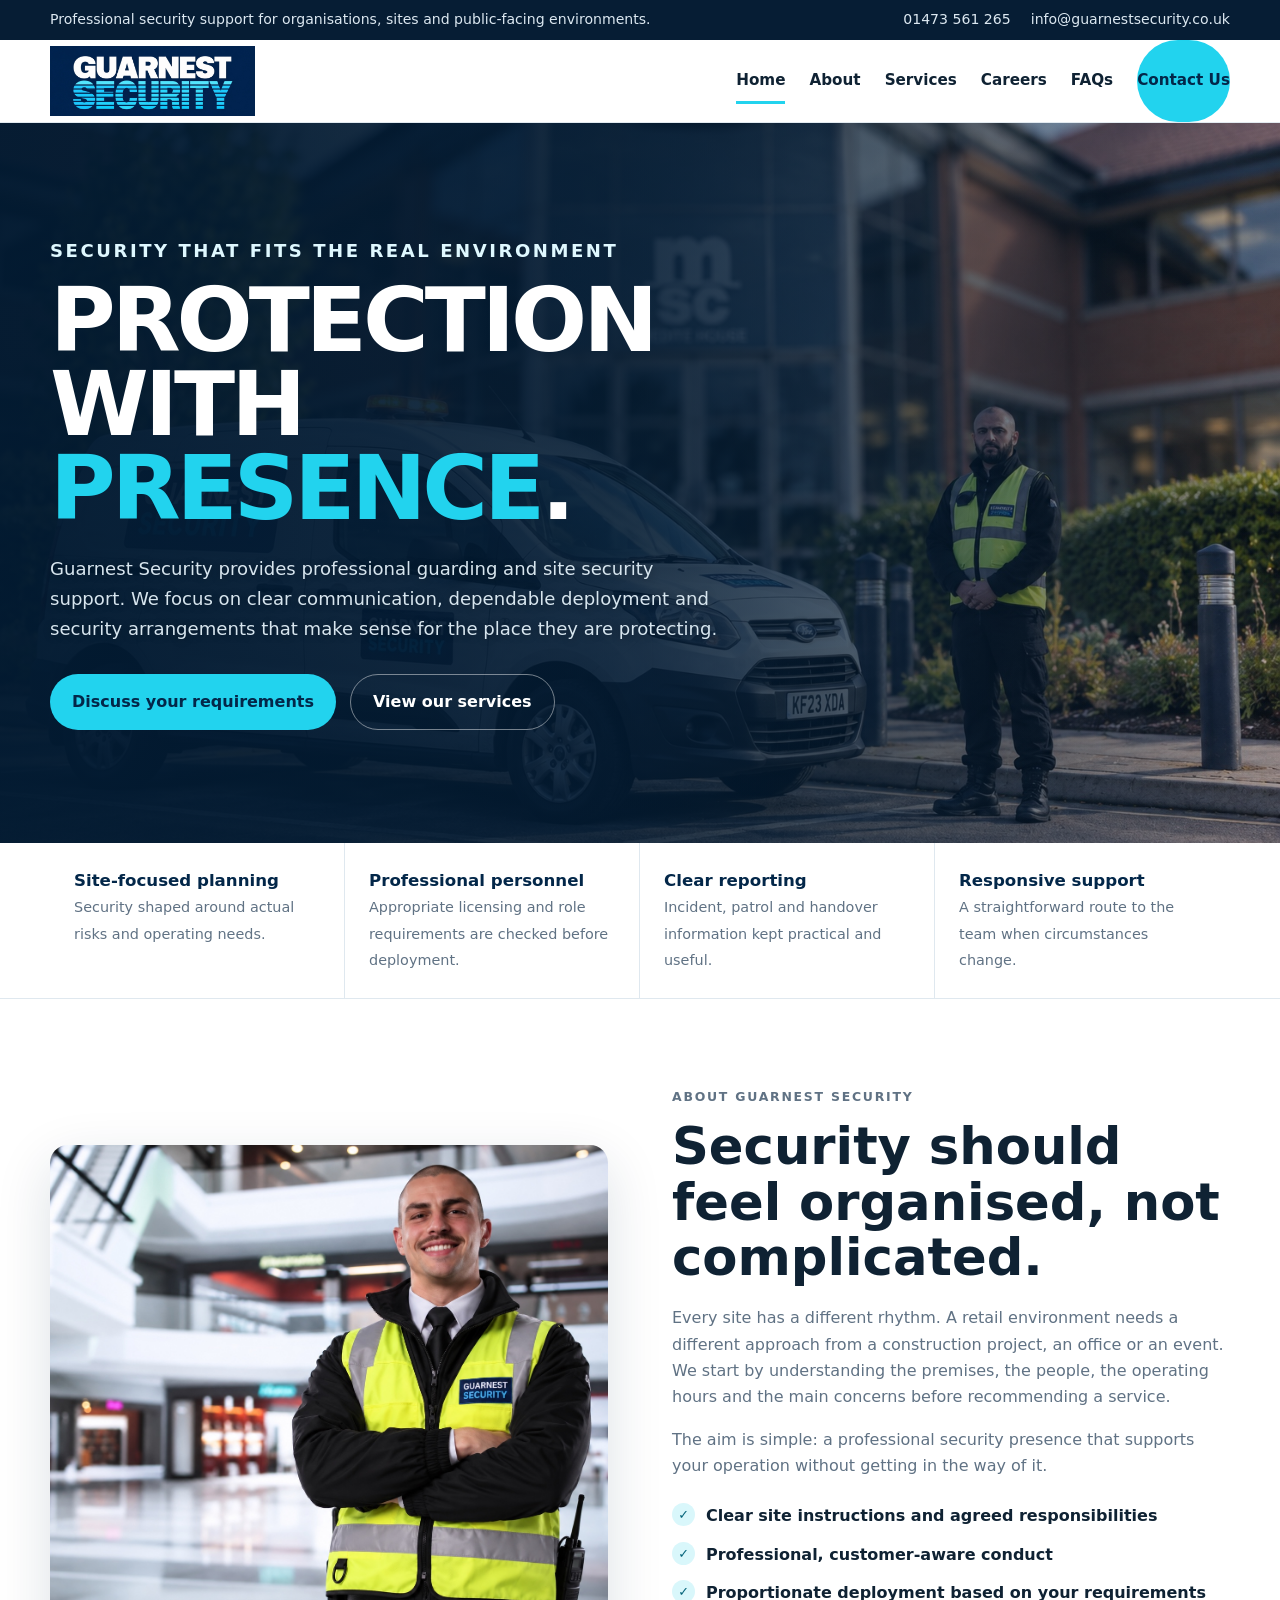
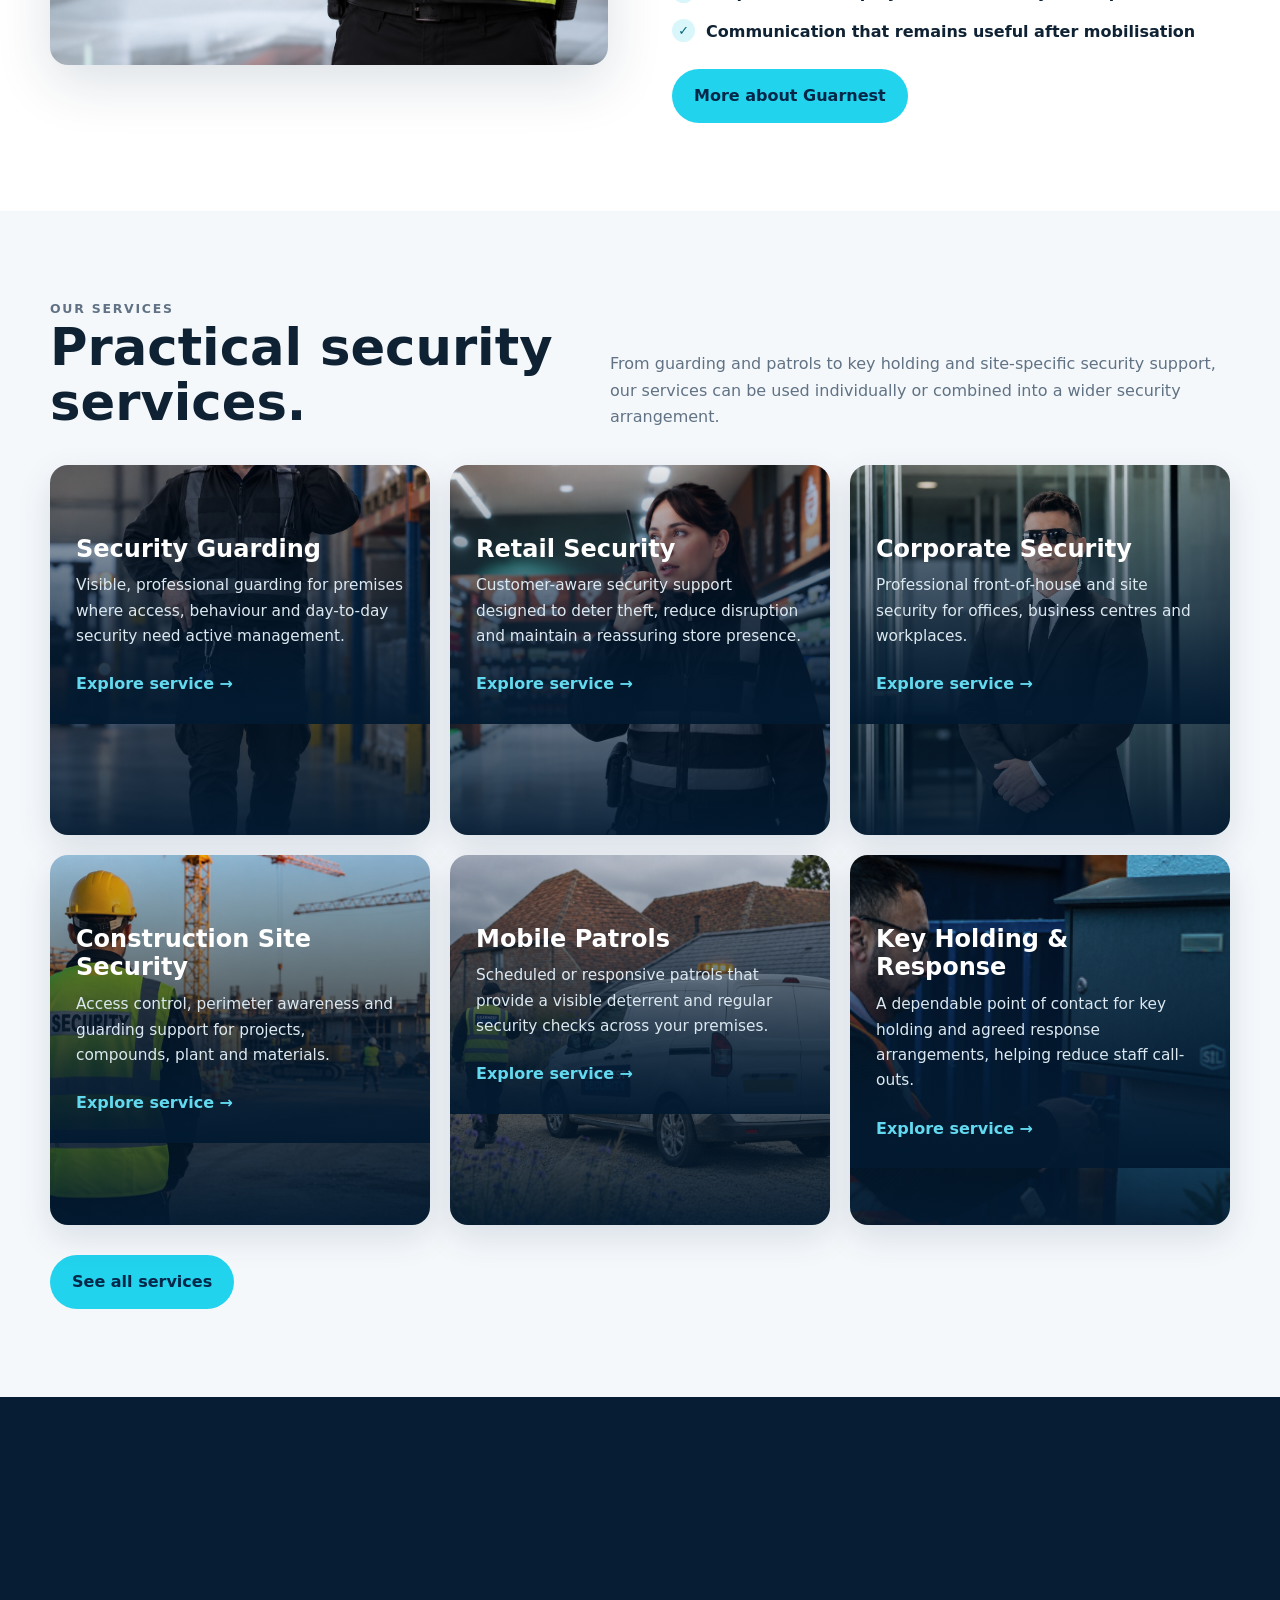
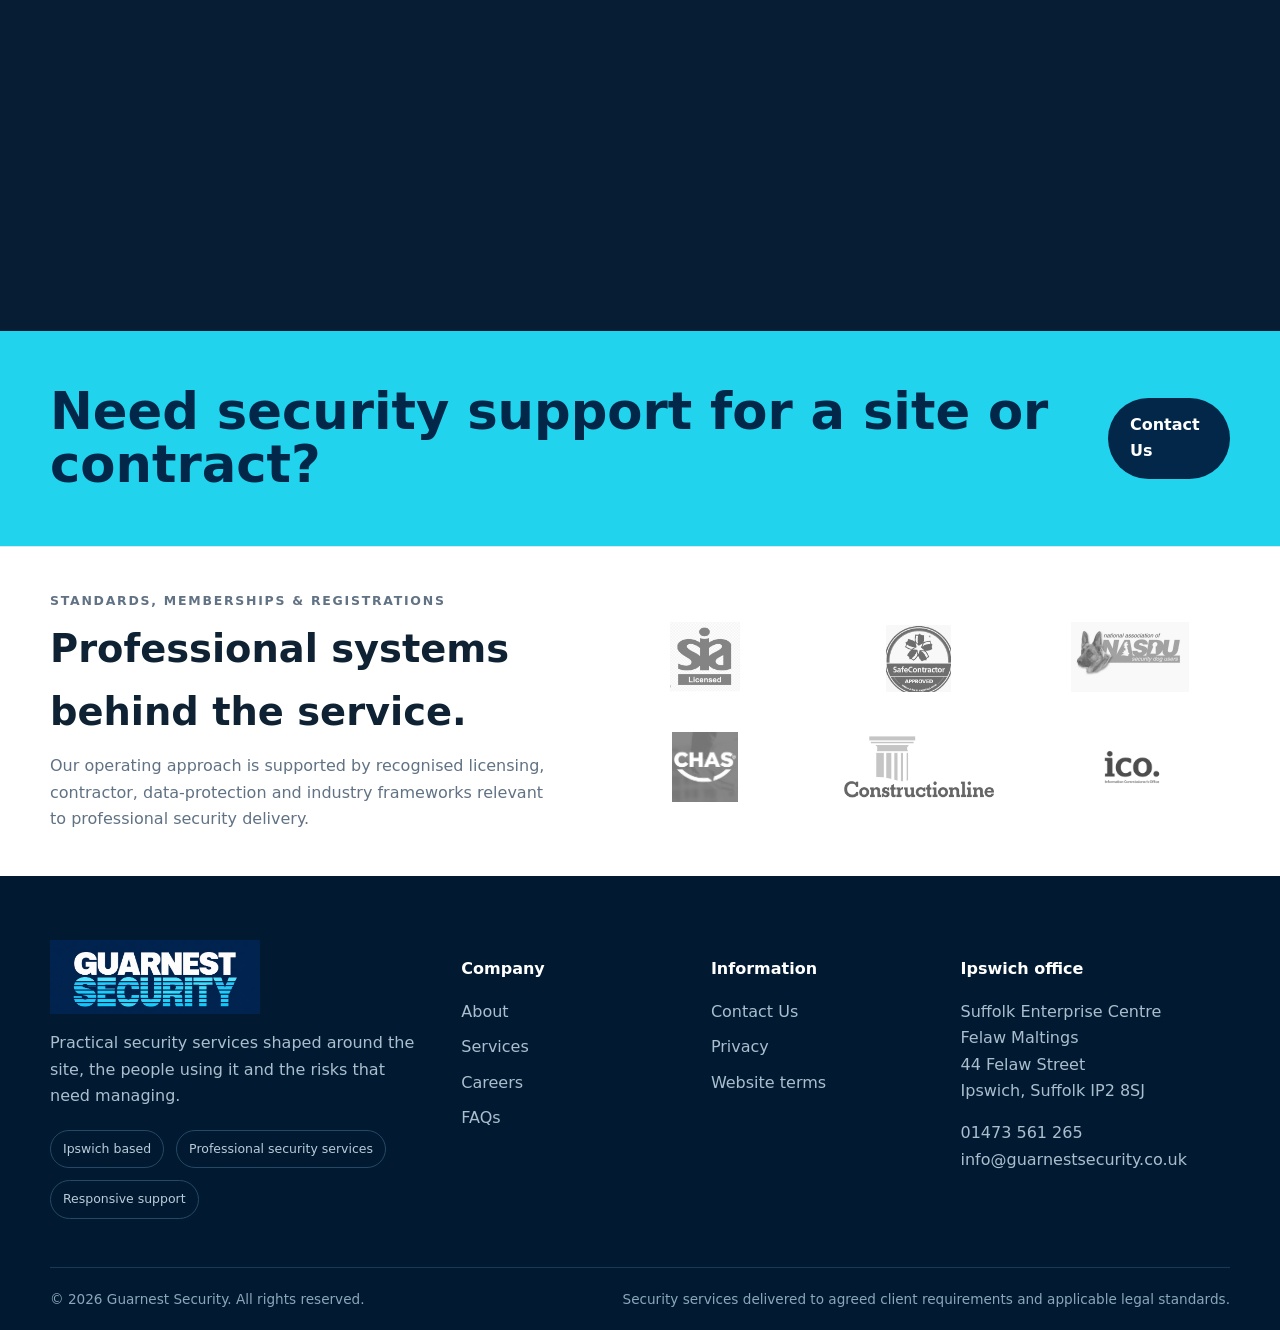
<file: index.html>
<!doctype html><html lang="en-GB"><head><meta charset="utf-8"><meta name="viewport" content="width=device-width,initial-scale=1"><title>Guarnest Security | Professional Security Services</title><meta name="description" content="Guarnest Security provides professional guarding, patrol, key holding, event, retail, construction and site security services."><meta name="theme-color" content="#032749"><link rel="icon" href="/favicon.svg" type="image/svg+xml"><link rel="alternate icon" href="/favicon.ico"><link rel="stylesheet" href="/assets/css/style.css"><script defer src="/assets/js/script.js"></script></head><body><a class="skip-link" href="#main">Skip to content</a><div class="topbar"><div class="container"><span class="topbar-copy">Professional security support for organisations, sites and public-facing environments.</span><div class="topbar-links"><a href="tel:01473561265">01473 561 265</a><a href="mailto:info@guarnestsecurity.co.uk">info@guarnestsecurity.co.uk</a></div></div></div>
<header class="site-header"><div class="container nav-wrap"><a class="brand" href="/" aria-label="Guarnest Security home"><img src="/images/guarnest-logo.jpg" alt="Guarnest Security"></a><button class="menu-btn" aria-label="Open menu" aria-expanded="false"><span></span><span></span><span></span></button><nav class="nav" aria-label="Primary navigation"><a href="/" class="active">Home</a><a href="/about/" class="">About</a><a href="/services/" class="">Services</a><a href="/careers/" class="">Careers</a><a href="/faq/" class="">FAQs</a><a class="nav-cta" href="/contact/">Contact Us</a></nav></div></header><main id="main"><section class="hero hero-final"><div class="container"><div class="hero-copy"><p class="eyebrow">Security that fits the real environment</p><h1>Protection with <span>presence</span>.</h1><p>Guarnest Security provides professional guarding and site security support. We focus on clear communication, dependable deployment and security arrangements that make sense for the place they are protecting.</p><div class="hero-actions"><a class="btn" href="/contact/">Discuss your requirements</a><a class="btn btn-outline" href="/services/">View our services</a></div></div></div></section>
<section class="trust-strip"><div class="container trust-grid"><div class="trust-item"><strong>Site-focused planning</strong><span>Security shaped around actual risks and operating needs.</span></div><div class="trust-item"><strong>Professional personnel</strong><span>Appropriate licensing and role requirements are checked before deployment.</span></div><div class="trust-item"><strong>Clear reporting</strong><span>Incident, patrol and handover information kept practical and useful.</span></div><div class="trust-item"><strong>Responsive support</strong><span>A straightforward route to the team when circumstances change.</span></div></div></section>
<section class="section"><div class="container split"><div class="media-card reveal"><img src="/images/home-about-final.jpeg" alt="Guarnest security officer in a commercial environment"></div><div class="content reveal"><p class="eyebrow">About Guarnest Security</p><h2>Security should feel organised, not complicated.</h2><p>Every site has a different rhythm. A retail environment needs a different approach from a construction project, an office or an event. We start by understanding the premises, the people, the operating hours and the main concerns before recommending a service.</p><p>The aim is simple: a professional security presence that supports your operation without getting in the way of it.</p><ul class="ticks"><li>Clear site instructions and agreed responsibilities</li><li>Professional, customer-aware conduct</li><li>Proportionate deployment based on your requirements</li><li>Communication that remains useful after mobilisation</li></ul><a class="btn" href="/about/">More about Guarnest</a></div></div></section>
<section class="section section-soft"><div class="container"><div class="section-head"><div><p class="eyebrow">Our services</p><h2>Practical security services.</h2></div><p>From guarding and patrols to key holding and site-specific security support, our services can be used individually or combined into a wider security arrangement.</p></div><div class="cards service-image-cards"><article class="card service-card reveal" style="--card-image:url('/images/service-security-guarding-final.jpeg')"><div class="card-copy"><h3>Security Guarding</h3><p>Visible, professional guarding for premises where access, behaviour and day-to-day security need active management.</p><a class="card-link" href="/services/#security-guarding">Explore service →</a></div></article><article class="card service-card reveal" style="--card-image:url('/images/service-retail-final.jpeg')"><div class="card-copy"><h3>Retail Security</h3><p>Customer-aware security support designed to deter theft, reduce disruption and maintain a reassuring store presence.</p><a class="card-link" href="/services/#retail-security">Explore service →</a></div></article><article class="card service-card reveal" style="--card-image:url('/images/service-corporate-final.jpeg')"><div class="card-copy"><h3>Corporate Security</h3><p>Professional front-of-house and site security for offices, business centres and workplaces.</p><a class="card-link" href="/services/#corporate-security">Explore service →</a></div></article><article class="card service-card reveal" style="--card-image:url('/images/service-construction-final.jpeg')"><div class="card-copy"><h3>Construction Site Security</h3><p>Access control, perimeter awareness and guarding support for projects, compounds, plant and materials.</p><a class="card-link" href="/services/#construction-site-security">Explore service →</a></div></article><article class="card service-card reveal" style="--card-image:url('/images/service-mobile-final.jpeg')"><div class="card-copy"><h3>Mobile Patrols</h3><p>Scheduled or responsive patrols that provide a visible deterrent and regular security checks across your premises.</p><a class="card-link" href="/services/#mobile-patrols">Explore service →</a></div></article><article class="card service-card reveal" style="--card-image:url('/images/service-keyholding-final.png')"><div class="card-copy"><h3>Key Holding & Response</h3><p>A dependable point of contact for key holding and agreed response arrangements, helping reduce staff call-outs.</p><a class="card-link" href="/services/#key-holding-response">Explore service →</a></div></article></div><div style="margin-top:30px"><a class="btn" href="/services/">See all services</a></div></div></section>
<section class="section section-dark"><div class="container statement"><div class="reveal"><p class="eyebrow">How we work</p><h2>Observe. Understand. Protect.</h2></div><div class="statement-box reveal"><p>We do not rely on generic promises. A sensible security service begins with the brief: what needs protecting, where the pressure points are, who needs access, what should be reported and who needs to know.</p><p>From there, we agree the operational requirements, build the assignment instructions and keep communication direct.</p><a class="card-link" href="/contact/">Talk through your site →</a></div></div></section>
<section class="cta-band"><div class="container cta-inner"><h2>Need security support for a site or contract?</h2><a class="btn" href="/contact/">Contact Us</a></div></section><section class="standards-strip"><div class="container standards-inner"><div class="standards-copy"><p class="eyebrow">Standards, memberships & registrations</p><h2>Professional systems behind the service.</h2><p>Our operating approach is supported by recognised licensing, contractor, data-protection and industry frameworks relevant to professional security delivery.</p></div><div class="standards-logos standards-six"><div class="standard-logo"><img src="/images/sia-licensed.png" alt="SIA Licensed"></div><div class="standard-logo"><img src="/images/safecontractor.png" alt="SafeContractor Approved"></div><div class="standard-logo"><img src="/images/nasdu.png" alt="NASDU"></div><div class="standard-logo"><img src="/images/chas.jpg" alt="CHAS"></div><div class="standard-logo"><img src="/images/constructionline.png" alt="Constructionline"></div><div class="standard-logo"><img src="/images/ico.png" alt="Information Commissioner's Office"></div></div></div></section></main><footer class="footer"><div class="container footer-grid"><div><img class="footer-logo" src="/images/guarnest-logo.jpg" alt="Guarnest Security"><p>Practical security services shaped around the site, the people using it and the risks that need managing.</p><div class="badge-row"><span class="badge">Ipswich based</span><span class="badge">Professional security services</span><span class="badge">Responsive support</span></div></div><div><h3>Company</h3><div class="footer-links"><a href="/about/">About</a><a href="/services/">Services</a><a href="/careers/">Careers</a><a href="/faq/">FAQs</a></div></div><div><h3>Information</h3><div class="footer-links"><a href="/contact/">Contact Us</a><a href="/privacy/">Privacy</a><a href="/terms/">Website terms</a></div></div><div><h3>Ipswich office</h3><address>Suffolk Enterprise Centre<br>Felaw Maltings<br>44 Felaw Street<br>Ipswich, Suffolk IP2 8SJ</address><p><a href="tel:01473561265">01473 561 265</a><br><a href="mailto:info@guarnestsecurity.co.uk">info@guarnestsecurity.co.uk</a></p></div></div><div class="container footer-bottom"><span>© <span data-year></span> Guarnest Security. All rights reserved.</span><span>Security services delivered to agreed client requirements and applicable legal standards.</span></div></footer></body></html>
</file>
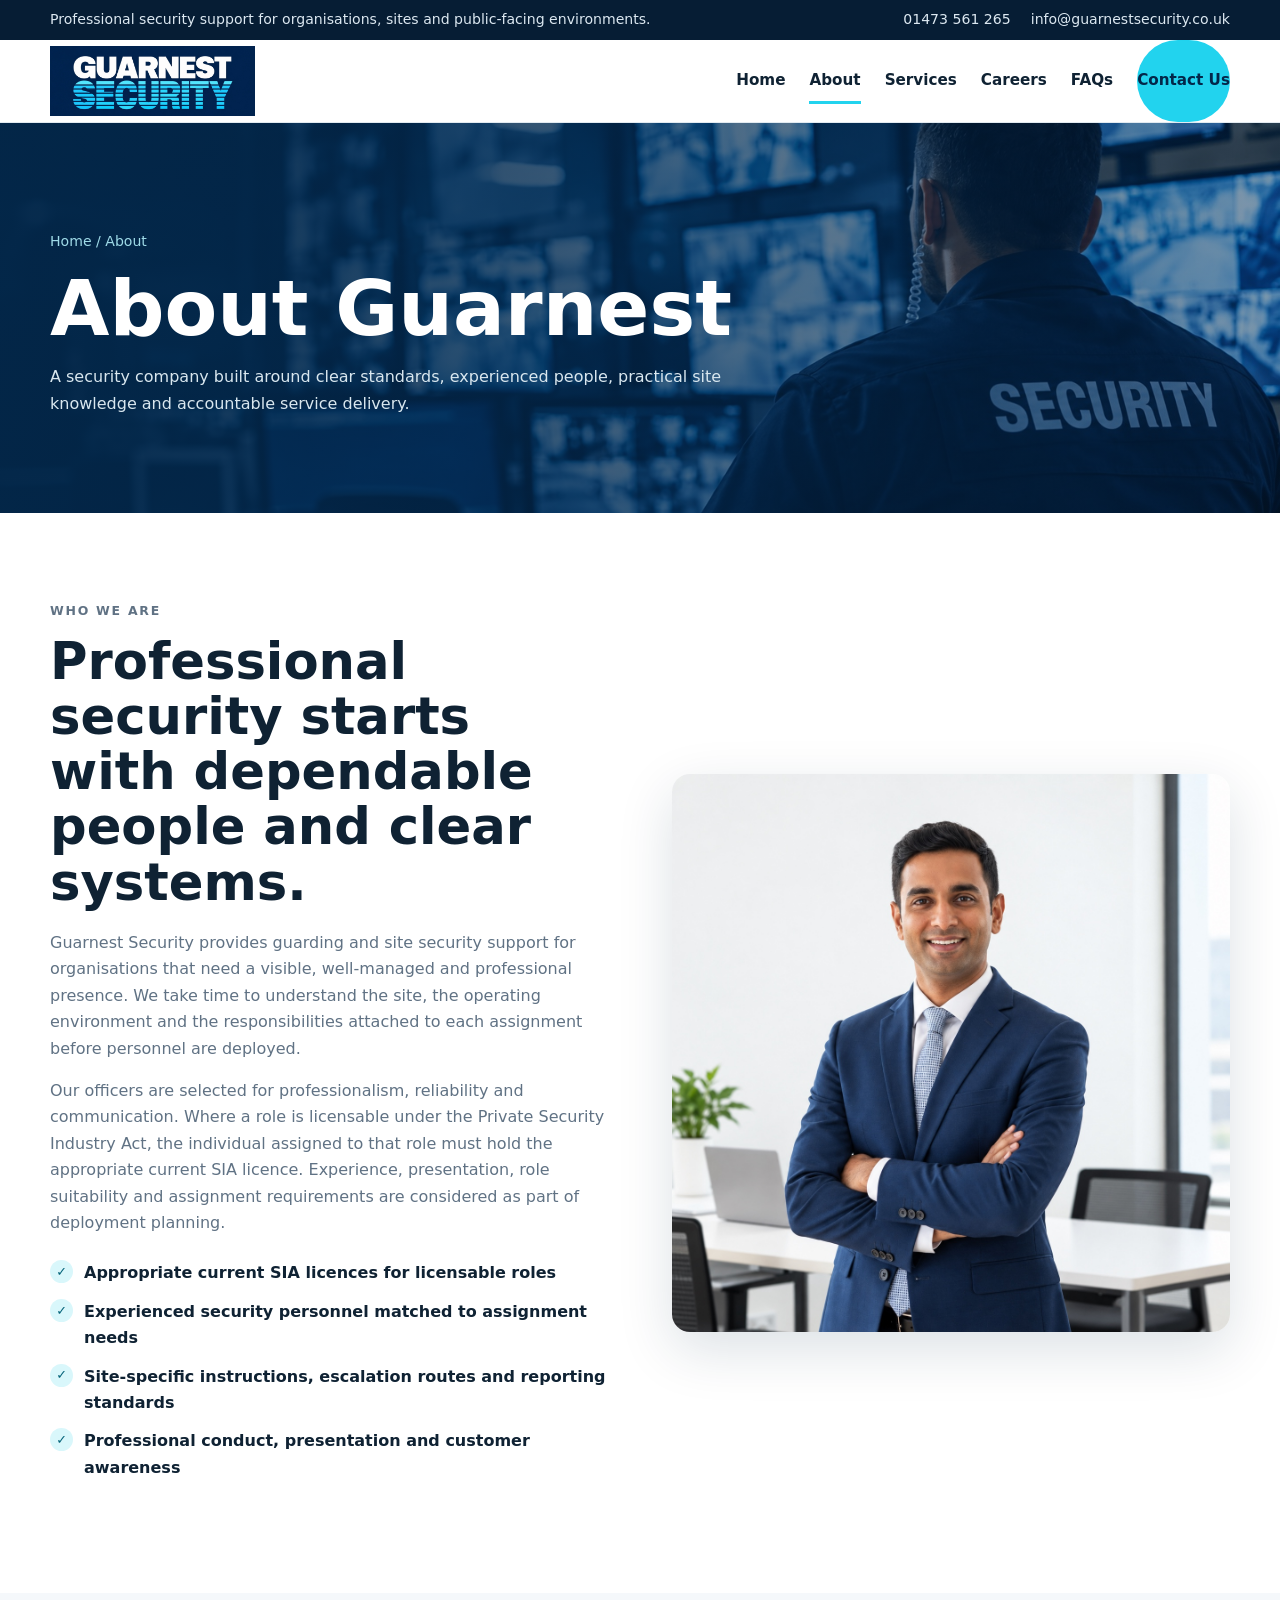
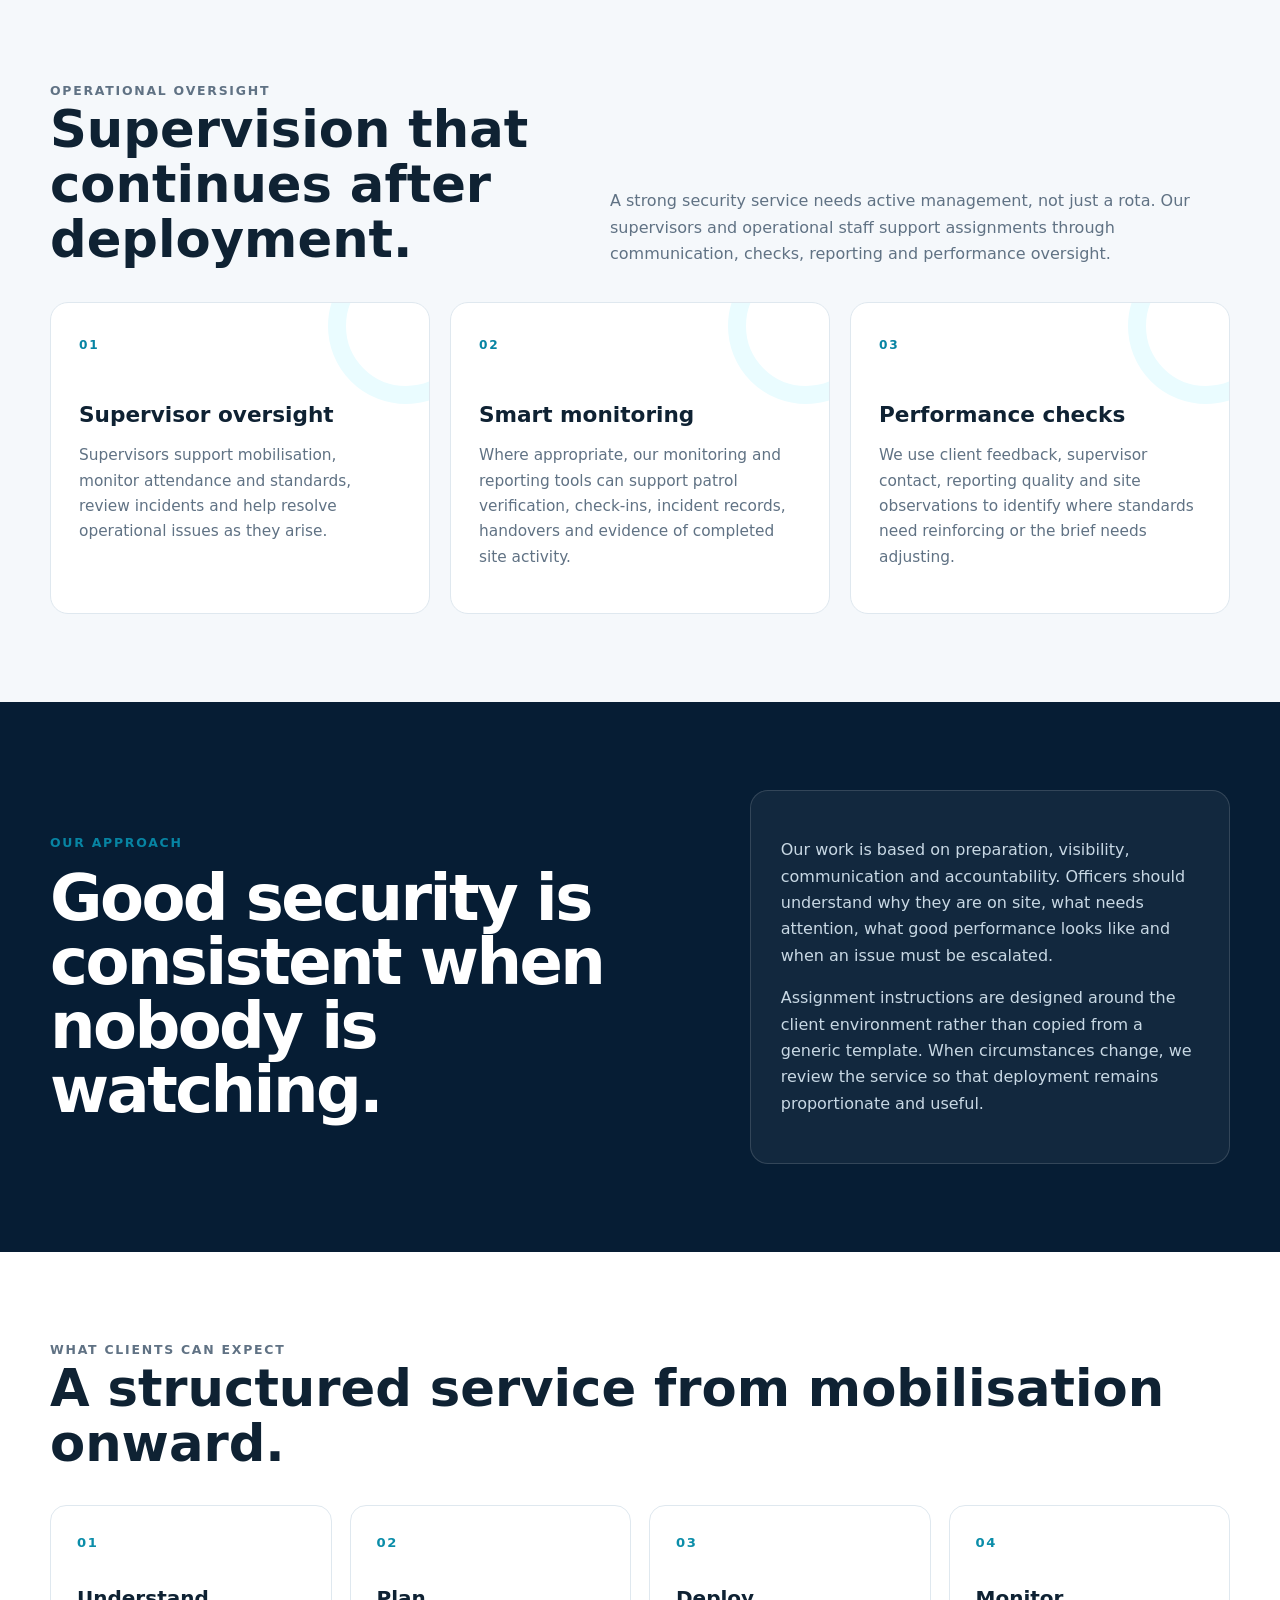
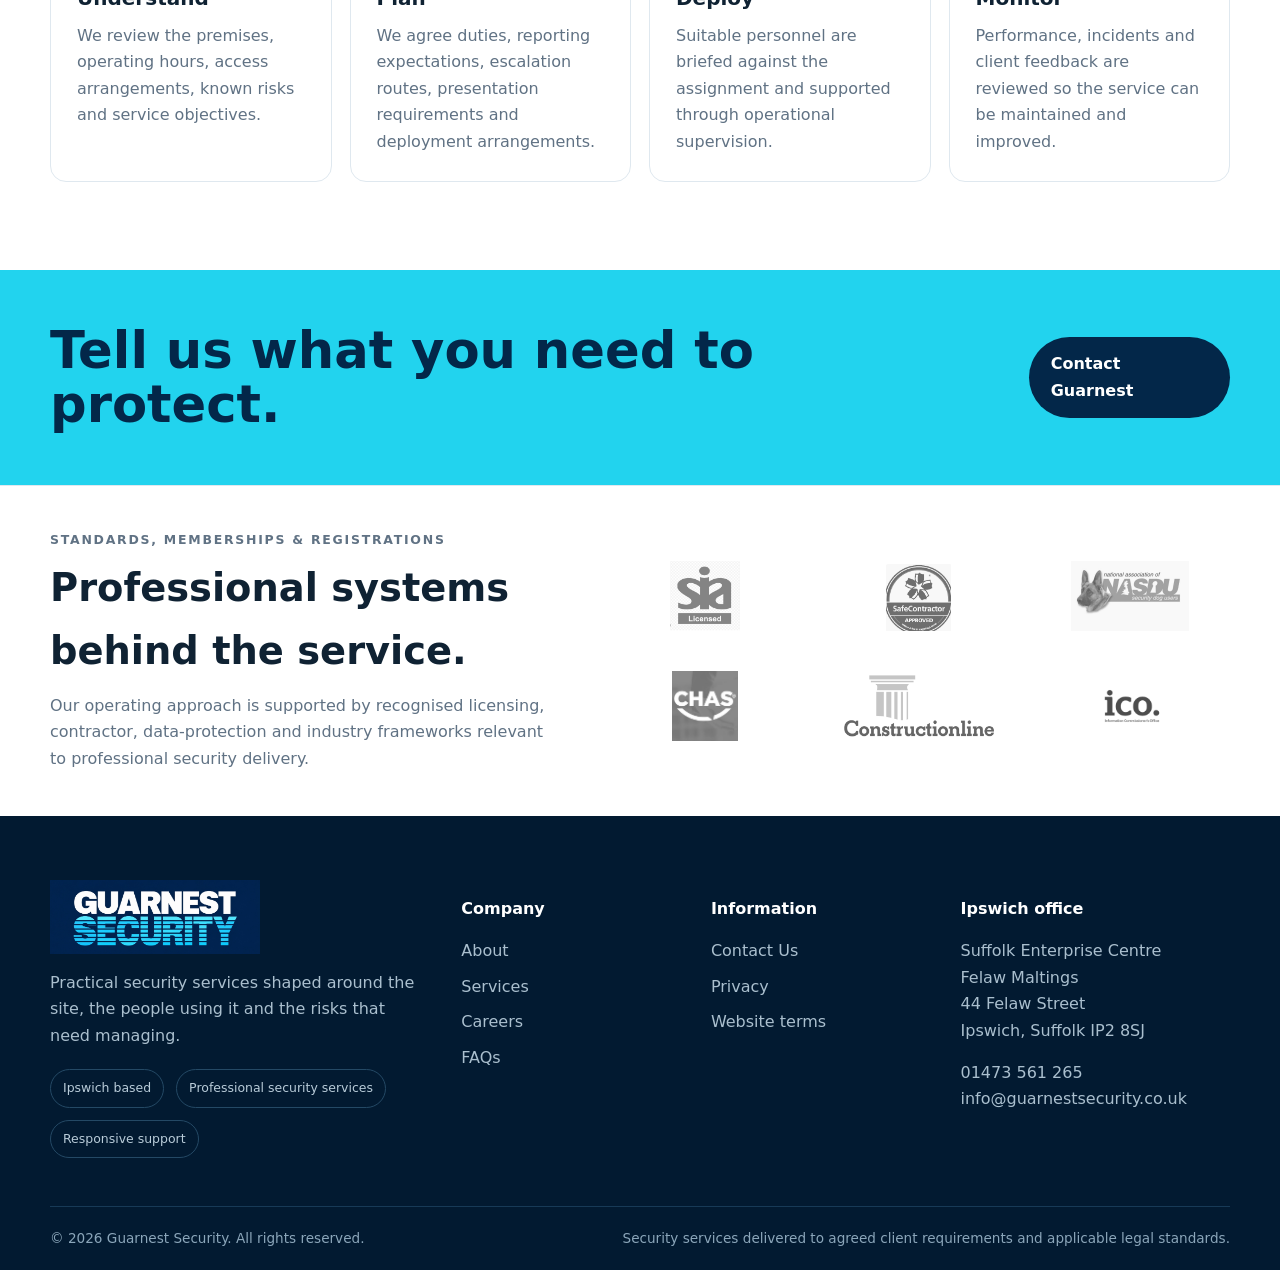
<file: about/index.html>
<!doctype html><html lang="en-GB"><head><meta charset="utf-8"><meta name="viewport" content="width=device-width,initial-scale=1"><title>About Guarnest Security | Professional Security Services</title><meta name="description" content="Learn about Guarnest Security, our licensed personnel, operational supervision, smart monitoring and approach to professional security delivery."><meta name="theme-color" content="#032749"><link rel="icon" href="/favicon.svg" type="image/svg+xml"><link rel="alternate icon" href="/favicon.ico"><link rel="stylesheet" href="/assets/css/style.css"><script defer src="/assets/js/script.js"></script></head><body><a class="skip-link" href="#main">Skip to content</a><div class="topbar"><div class="container"><span class="topbar-copy">Professional security support for organisations, sites and public-facing environments.</span><div class="topbar-links"><a href="tel:01473561265">01473 561 265</a><a href="mailto:info@guarnestsecurity.co.uk">info@guarnestsecurity.co.uk</a></div></div></div>
<header class="site-header"><div class="container nav-wrap"><a class="brand" href="/" aria-label="Guarnest Security home"><img src="/images/guarnest-logo.jpg" alt="Guarnest Security"></a><button class="menu-btn" aria-label="Open menu" aria-expanded="false"><span></span><span></span><span></span></button><nav class="nav" aria-label="Primary navigation"><a href="/" class="">Home</a><a href="/about/" class="active">About</a><a href="/services/" class="">Services</a><a href="/careers/" class="">Careers</a><a href="/faq/" class="">FAQs</a><a class="nav-cta" href="/contact/">Contact Us</a></nav></div></header><main id="main"><section class="page-hero about"><div class="container"><div class="breadcrumb"><a href="/">Home</a> / About</div><h1>About Guarnest</h1><p>A security company built around clear standards, experienced people, practical site knowledge and accountable service delivery.</p></div></section>
<section class="section"><div class="container split"><div class="content"><p class="eyebrow">Who we are</p><h2>Professional security starts with dependable people and clear systems.</h2><p>Guarnest Security provides guarding and site security support for organisations that need a visible, well-managed and professional presence. We take time to understand the site, the operating environment and the responsibilities attached to each assignment before personnel are deployed.</p><p>Our officers are selected for professionalism, reliability and communication. Where a role is licensable under the Private Security Industry Act, the individual assigned to that role must hold the appropriate current SIA licence. Experience, presentation, role suitability and assignment requirements are considered as part of deployment planning.</p><ul class="ticks"><li>Appropriate current SIA licences for licensable roles</li><li>Experienced security personnel matched to assignment needs</li><li>Site-specific instructions, escalation routes and reporting standards</li><li>Professional conduct, presentation and customer awareness</li></ul></div><div class="media-card"><img src="/images/about-us-final.jpeg" alt="Guarnest Security management and operational support"></div></div></section>
<section class="section section-soft"><div class="container"><div class="section-head"><div><p class="eyebrow">Operational oversight</p><h2>Supervision that continues after deployment.</h2></div><p>A strong security service needs active management, not just a rota. Our supervisors and operational staff support assignments through communication, checks, reporting and performance oversight.</p></div><div class="cards about-feature-cards"><article class="card"><span class="num">01</span><h3>Supervisor oversight</h3><p>Supervisors support mobilisation, monitor attendance and standards, review incidents and help resolve operational issues as they arise.</p></article><article class="card"><span class="num">02</span><h3>Smart monitoring</h3><p>Where appropriate, our monitoring and reporting tools can support patrol verification, check-ins, incident records, handovers and evidence of completed site activity.</p></article><article class="card"><span class="num">03</span><h3>Performance checks</h3><p>We use client feedback, supervisor contact, reporting quality and site observations to identify where standards need reinforcing or the brief needs adjusting.</p></article></div></div></section>
<section class="section section-dark"><div class="container statement"><div><p class="eyebrow">Our approach</p><h2>Good security is consistent when nobody is watching.</h2></div><div class="statement-box"><p>Our work is based on preparation, visibility, communication and accountability. Officers should understand why they are on site, what needs attention, what good performance looks like and when an issue must be escalated.</p><p>Assignment instructions are designed around the client environment rather than copied from a generic template. When circumstances change, we review the service so that deployment remains proportionate and useful.</p></div></div></section>
<section class="section"><div class="container"><div class="section-head"><div><p class="eyebrow">What clients can expect</p><h2>A structured service from mobilisation onward.</h2></div></div><div class="process-grid"><div class="process-step"><strong>01</strong><h3>Understand</h3><p>We review the premises, operating hours, access arrangements, known risks and service objectives.</p></div><div class="process-step"><strong>02</strong><h3>Plan</h3><p>We agree duties, reporting expectations, escalation routes, presentation requirements and deployment arrangements.</p></div><div class="process-step"><strong>03</strong><h3>Deploy</h3><p>Suitable personnel are briefed against the assignment and supported through operational supervision.</p></div><div class="process-step"><strong>04</strong><h3>Monitor</h3><p>Performance, incidents and client feedback are reviewed so the service can be maintained and improved.</p></div></div></div></section>
<section class="cta-band"><div class="container cta-inner"><h2>Tell us what you need to protect.</h2><a class="btn" href="/contact/">Contact Guarnest</a></div></section><section class="standards-strip"><div class="container standards-inner"><div class="standards-copy"><p class="eyebrow">Standards, memberships & registrations</p><h2>Professional systems behind the service.</h2><p>Our operating approach is supported by recognised licensing, contractor, data-protection and industry frameworks relevant to professional security delivery.</p></div><div class="standards-logos standards-six"><div class="standard-logo"><img src="/images/sia-licensed.png" alt="SIA Licensed"></div><div class="standard-logo"><img src="/images/safecontractor.png" alt="SafeContractor Approved"></div><div class="standard-logo"><img src="/images/nasdu.png" alt="NASDU"></div><div class="standard-logo"><img src="/images/chas.jpg" alt="CHAS"></div><div class="standard-logo"><img src="/images/constructionline.png" alt="Constructionline"></div><div class="standard-logo"><img src="/images/ico.png" alt="Information Commissioner's Office"></div></div></div></section></main><footer class="footer"><div class="container footer-grid"><div><img class="footer-logo" src="/images/guarnest-logo.jpg" alt="Guarnest Security"><p>Practical security services shaped around the site, the people using it and the risks that need managing.</p><div class="badge-row"><span class="badge">Ipswich based</span><span class="badge">Professional security services</span><span class="badge">Responsive support</span></div></div><div><h3>Company</h3><div class="footer-links"><a href="/about/">About</a><a href="/services/">Services</a><a href="/careers/">Careers</a><a href="/faq/">FAQs</a></div></div><div><h3>Information</h3><div class="footer-links"><a href="/contact/">Contact Us</a><a href="/privacy/">Privacy</a><a href="/terms/">Website terms</a></div></div><div><h3>Ipswich office</h3><address>Suffolk Enterprise Centre<br>Felaw Maltings<br>44 Felaw Street<br>Ipswich, Suffolk IP2 8SJ</address><p><a href="tel:01473561265">01473 561 265</a><br><a href="mailto:info@guarnestsecurity.co.uk">info@guarnestsecurity.co.uk</a></p></div></div><div class="container footer-bottom"><span>© <span data-year></span> Guarnest Security. All rights reserved.</span><span>Security services delivered to agreed client requirements and applicable legal standards.</span></div></footer></body></html>
</file>
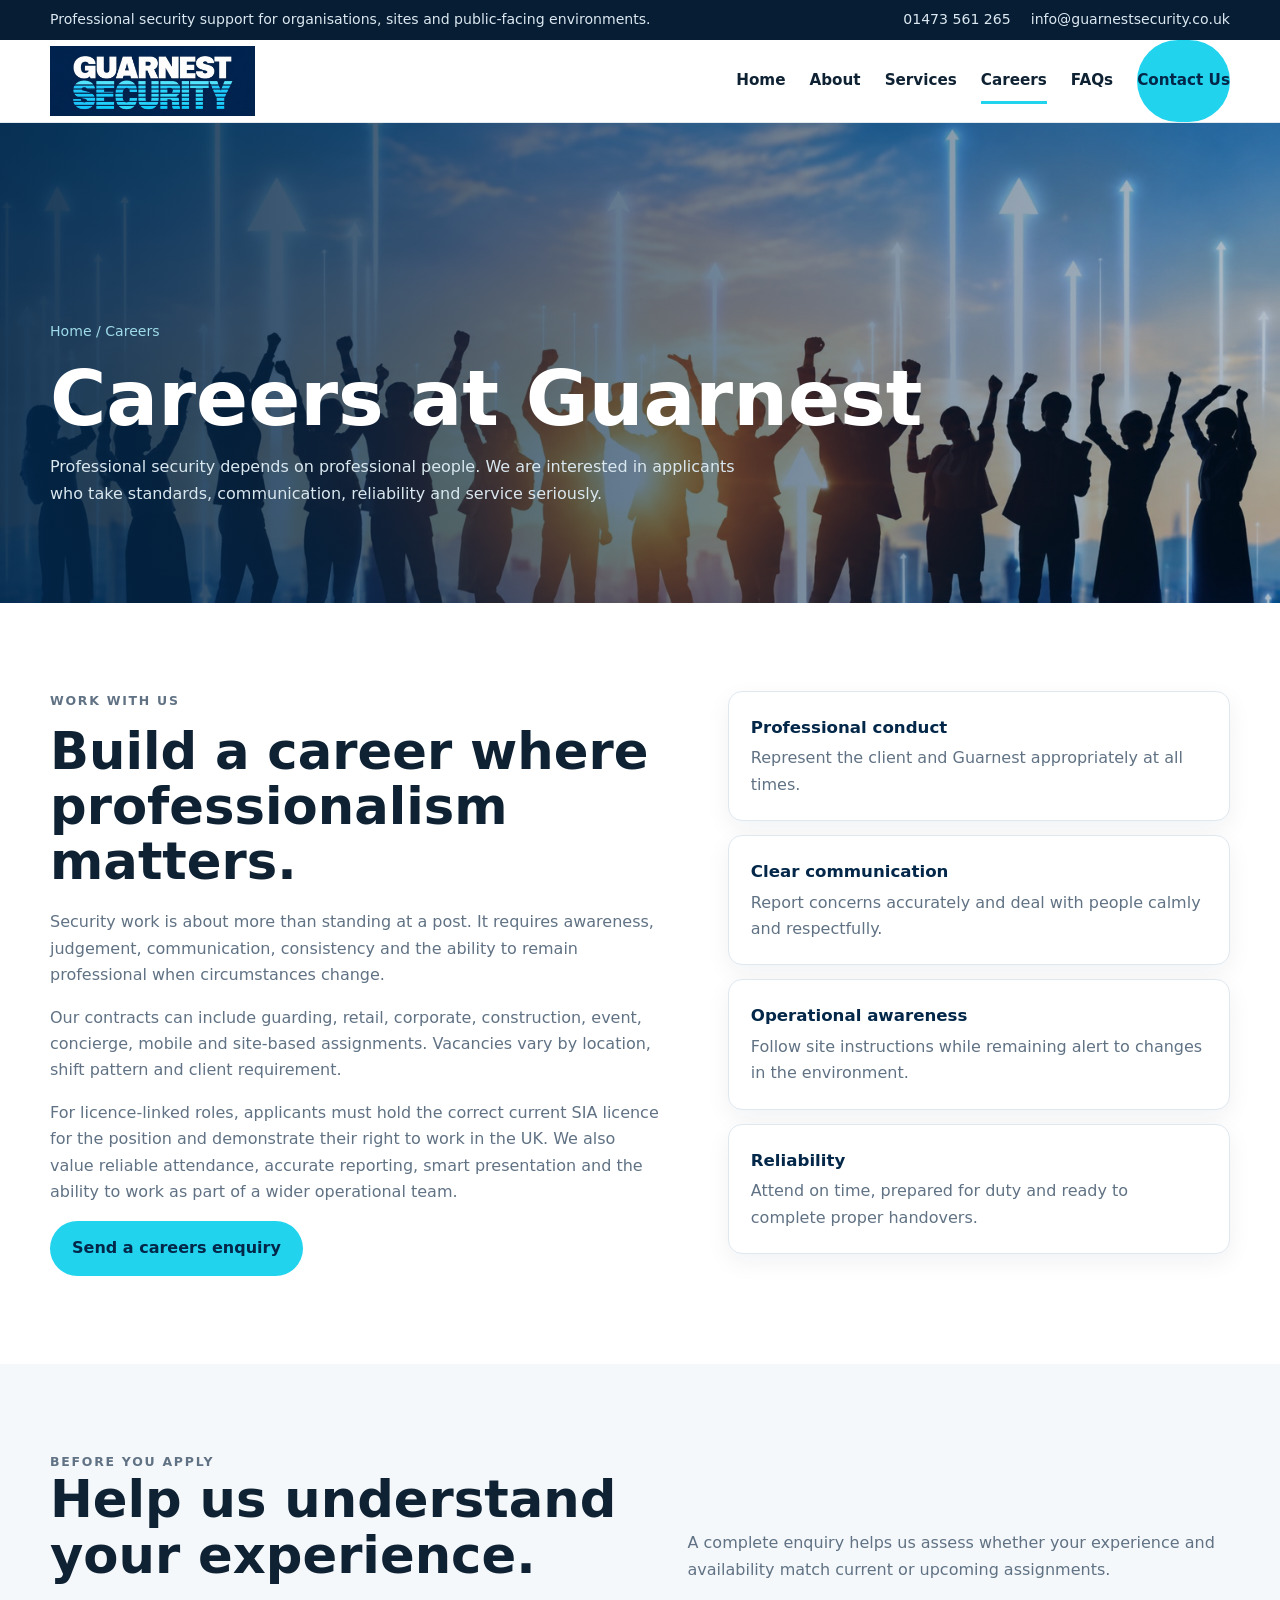
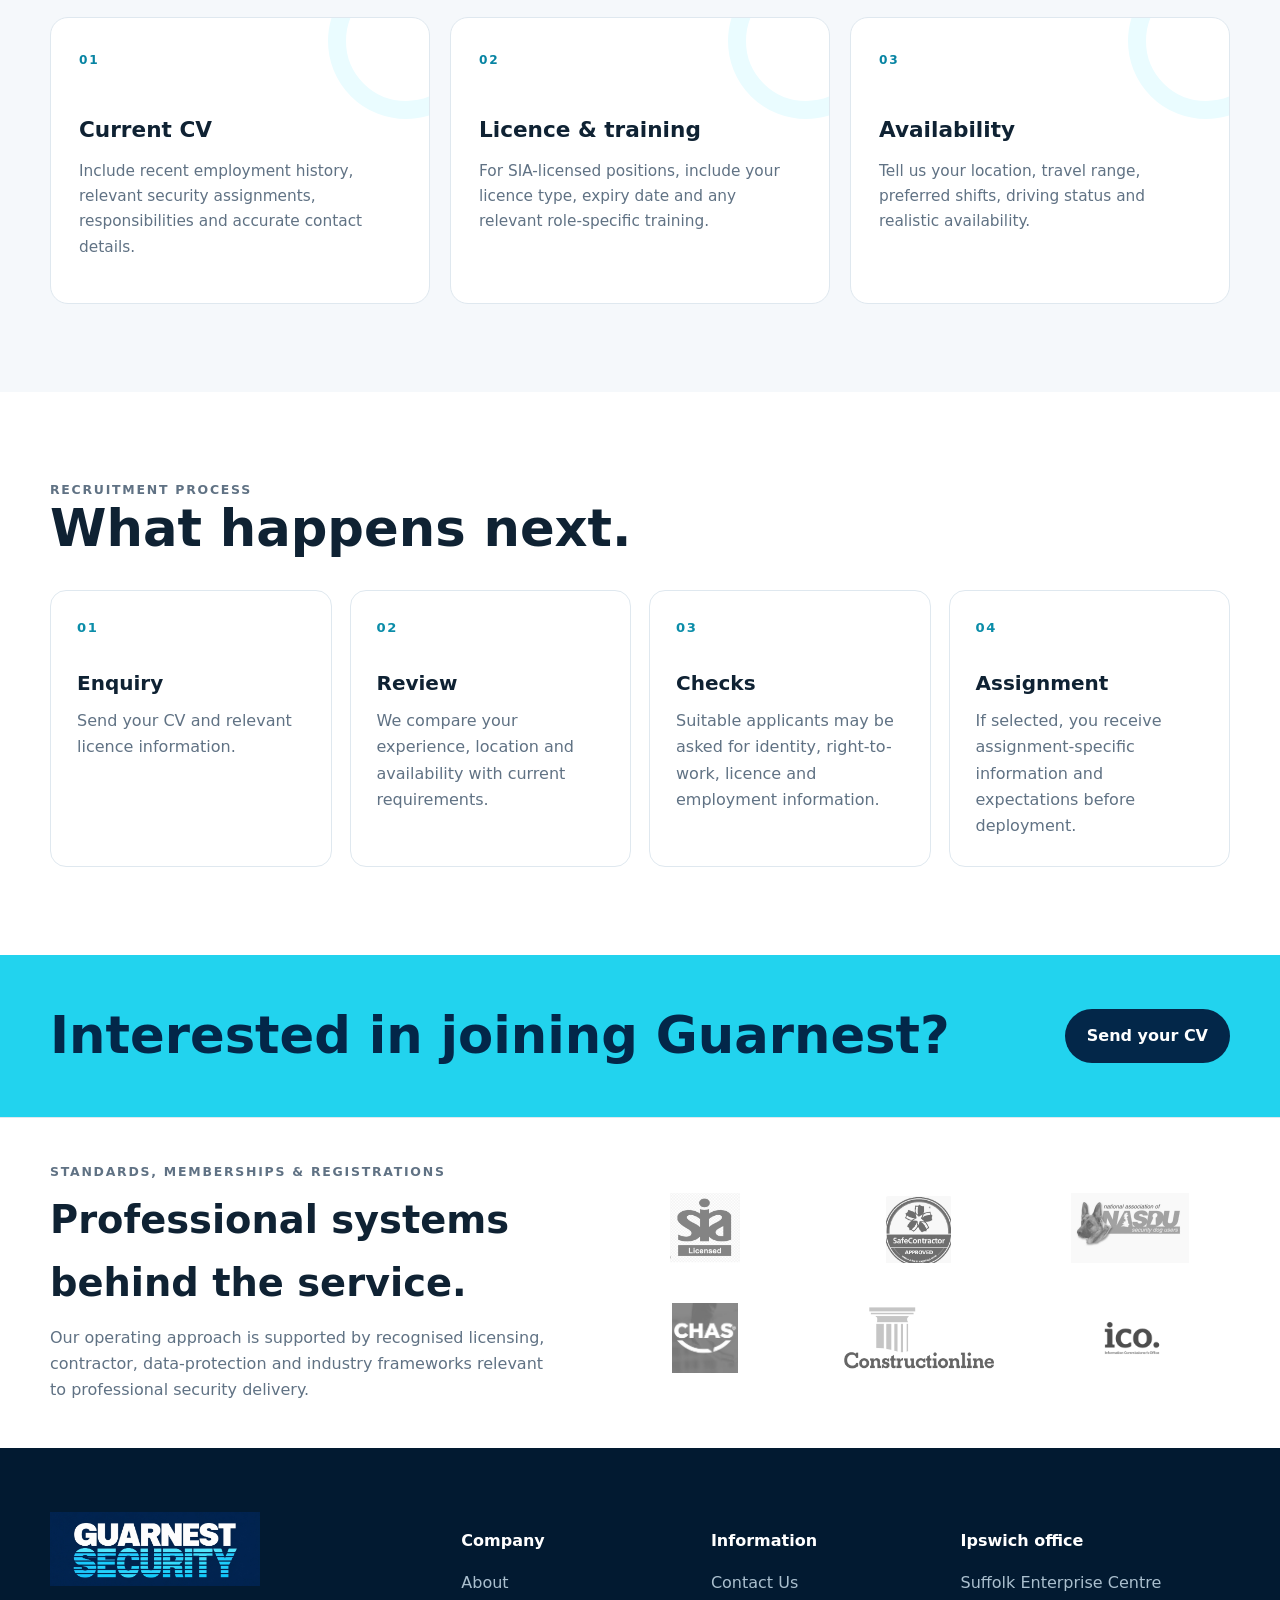
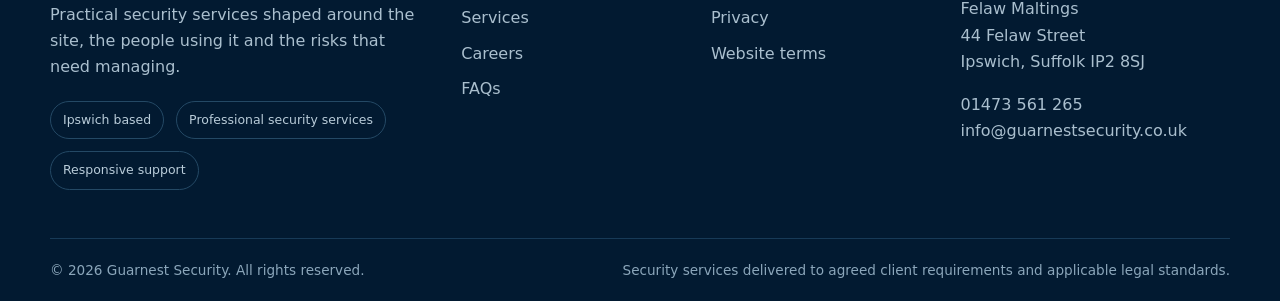
<file: careers/index.html>
<!doctype html><html lang="en-GB"><head><meta charset="utf-8"><meta name="viewport" content="width=device-width,initial-scale=1"><title>Security Careers | Guarnest Security</title><meta name="description" content="Explore security careers with Guarnest Security, the standards we expect and what to include when making an employment enquiry."><meta name="theme-color" content="#032749"><link rel="icon" href="/favicon.svg" type="image/svg+xml"><link rel="alternate icon" href="/favicon.ico"><link rel="stylesheet" href="/assets/css/style.css"><script defer src="/assets/js/script.js"></script></head><body><a class="skip-link" href="#main">Skip to content</a><div class="topbar"><div class="container"><span class="topbar-copy">Professional security support for organisations, sites and public-facing environments.</span><div class="topbar-links"><a href="tel:01473561265">01473 561 265</a><a href="mailto:info@guarnestsecurity.co.uk">info@guarnestsecurity.co.uk</a></div></div></div>
<header class="site-header"><div class="container nav-wrap"><a class="brand" href="/" aria-label="Guarnest Security home"><img src="/images/guarnest-logo.jpg" alt="Guarnest Security"></a><button class="menu-btn" aria-label="Open menu" aria-expanded="false"><span></span><span></span><span></span></button><nav class="nav" aria-label="Primary navigation"><a href="/" class="">Home</a><a href="/about/" class="">About</a><a href="/services/" class="">Services</a><a href="/careers/" class="active">Careers</a><a href="/faq/" class="">FAQs</a><a class="nav-cta" href="/contact/">Contact Us</a></nav></div></header><main id="main"><section class="page-hero careers careers-final"><div class="container"><div class="breadcrumb"><a href="/">Home</a> / Careers</div><h1>Careers at Guarnest</h1><p>Professional security depends on professional people. We are interested in applicants who take standards, communication, reliability and service seriously.</p></div></section><section class="section"><div class="container career-intro"><div class="content"><p class="eyebrow">Work with us</p><h2>Build a career where professionalism matters.</h2><p>Security work is about more than standing at a post. It requires awareness, judgement, communication, consistency and the ability to remain professional when circumstances change.</p><p>Our contracts can include guarding, retail, corporate, construction, event, concierge, mobile and site-based assignments. Vacancies vary by location, shift pattern and client requirement.</p><p>For licence-linked roles, applicants must hold the correct current SIA licence for the position and demonstrate their right to work in the UK. We also value reliable attendance, accurate reporting, smart presentation and the ability to work as part of a wider operational team.</p><a class="btn" href="mailto:info@guarnestsecurity.co.uk?subject=Careers%20at%20Guarnest%20Security">Send a careers enquiry</a></div><div class="career-points"><div><strong>Professional conduct</strong><span>Represent the client and Guarnest appropriately at all times.</span></div><div><strong>Clear communication</strong><span>Report concerns accurately and deal with people calmly and respectfully.</span></div><div><strong>Operational awareness</strong><span>Follow site instructions while remaining alert to changes in the environment.</span></div><div><strong>Reliability</strong><span>Attend on time, prepared for duty and ready to complete proper handovers.</span></div></div></div></section><section class="section section-soft"><div class="container"><div class="section-head"><div><p class="eyebrow">Before you apply</p><h2>Help us understand your experience.</h2></div><p>A complete enquiry helps us assess whether your experience and availability match current or upcoming assignments.</p></div><div class="cards"><article class="card"><span class="num">01</span><h3>Current CV</h3><p>Include recent employment history, relevant security assignments, responsibilities and accurate contact details.</p></article><article class="card"><span class="num">02</span><h3>Licence & training</h3><p>For SIA-licensed positions, include your licence type, expiry date and any relevant role-specific training.</p></article><article class="card"><span class="num">03</span><h3>Availability</h3><p>Tell us your location, travel range, preferred shifts, driving status and realistic availability.</p></article></div></div></section><section class="section"><div class="container"><div class="section-head"><div><p class="eyebrow">Recruitment process</p><h2>What happens next.</h2></div></div><div class="process-grid"><div class="process-step"><strong>01</strong><h3>Enquiry</h3><p>Send your CV and relevant licence information.</p></div><div class="process-step"><strong>02</strong><h3>Review</h3><p>We compare your experience, location and availability with current requirements.</p></div><div class="process-step"><strong>03</strong><h3>Checks</h3><p>Suitable applicants may be asked for identity, right-to-work, licence and employment information.</p></div><div class="process-step"><strong>04</strong><h3>Assignment</h3><p>If selected, you receive assignment-specific information and expectations before deployment.</p></div></div></div></section><section class="cta-band"><div class="container cta-inner"><h2>Interested in joining Guarnest?</h2><a class="btn" href="mailto:info@guarnestsecurity.co.uk?subject=Careers%20at%20Guarnest%20Security">Send your CV</a></div></section><section class="standards-strip"><div class="container standards-inner"><div class="standards-copy"><p class="eyebrow">Standards, memberships & registrations</p><h2>Professional systems behind the service.</h2><p>Our operating approach is supported by recognised licensing, contractor, data-protection and industry frameworks relevant to professional security delivery.</p></div><div class="standards-logos standards-six"><div class="standard-logo"><img src="/images/sia-licensed.png" alt="SIA Licensed"></div><div class="standard-logo"><img src="/images/safecontractor.png" alt="SafeContractor Approved"></div><div class="standard-logo"><img src="/images/nasdu.png" alt="NASDU"></div><div class="standard-logo"><img src="/images/chas.jpg" alt="CHAS"></div><div class="standard-logo"><img src="/images/constructionline.png" alt="Constructionline"></div><div class="standard-logo"><img src="/images/ico.png" alt="Information Commissioner's Office"></div></div></div></section></main><footer class="footer"><div class="container footer-grid"><div><img class="footer-logo" src="/images/guarnest-logo.jpg" alt="Guarnest Security"><p>Practical security services shaped around the site, the people using it and the risks that need managing.</p><div class="badge-row"><span class="badge">Ipswich based</span><span class="badge">Professional security services</span><span class="badge">Responsive support</span></div></div><div><h3>Company</h3><div class="footer-links"><a href="/about/">About</a><a href="/services/">Services</a><a href="/careers/">Careers</a><a href="/faq/">FAQs</a></div></div><div><h3>Information</h3><div class="footer-links"><a href="/contact/">Contact Us</a><a href="/privacy/">Privacy</a><a href="/terms/">Website terms</a></div></div><div><h3>Ipswich office</h3><address>Suffolk Enterprise Centre<br>Felaw Maltings<br>44 Felaw Street<br>Ipswich, Suffolk IP2 8SJ</address><p><a href="tel:01473561265">01473 561 265</a><br><a href="mailto:info@guarnestsecurity.co.uk">info@guarnestsecurity.co.uk</a></p></div></div><div class="container footer-bottom"><span>© <span data-year></span> Guarnest Security. All rights reserved.</span><span>Security services delivered to agreed client requirements and applicable legal standards.</span></div></footer></body></html>
</file>
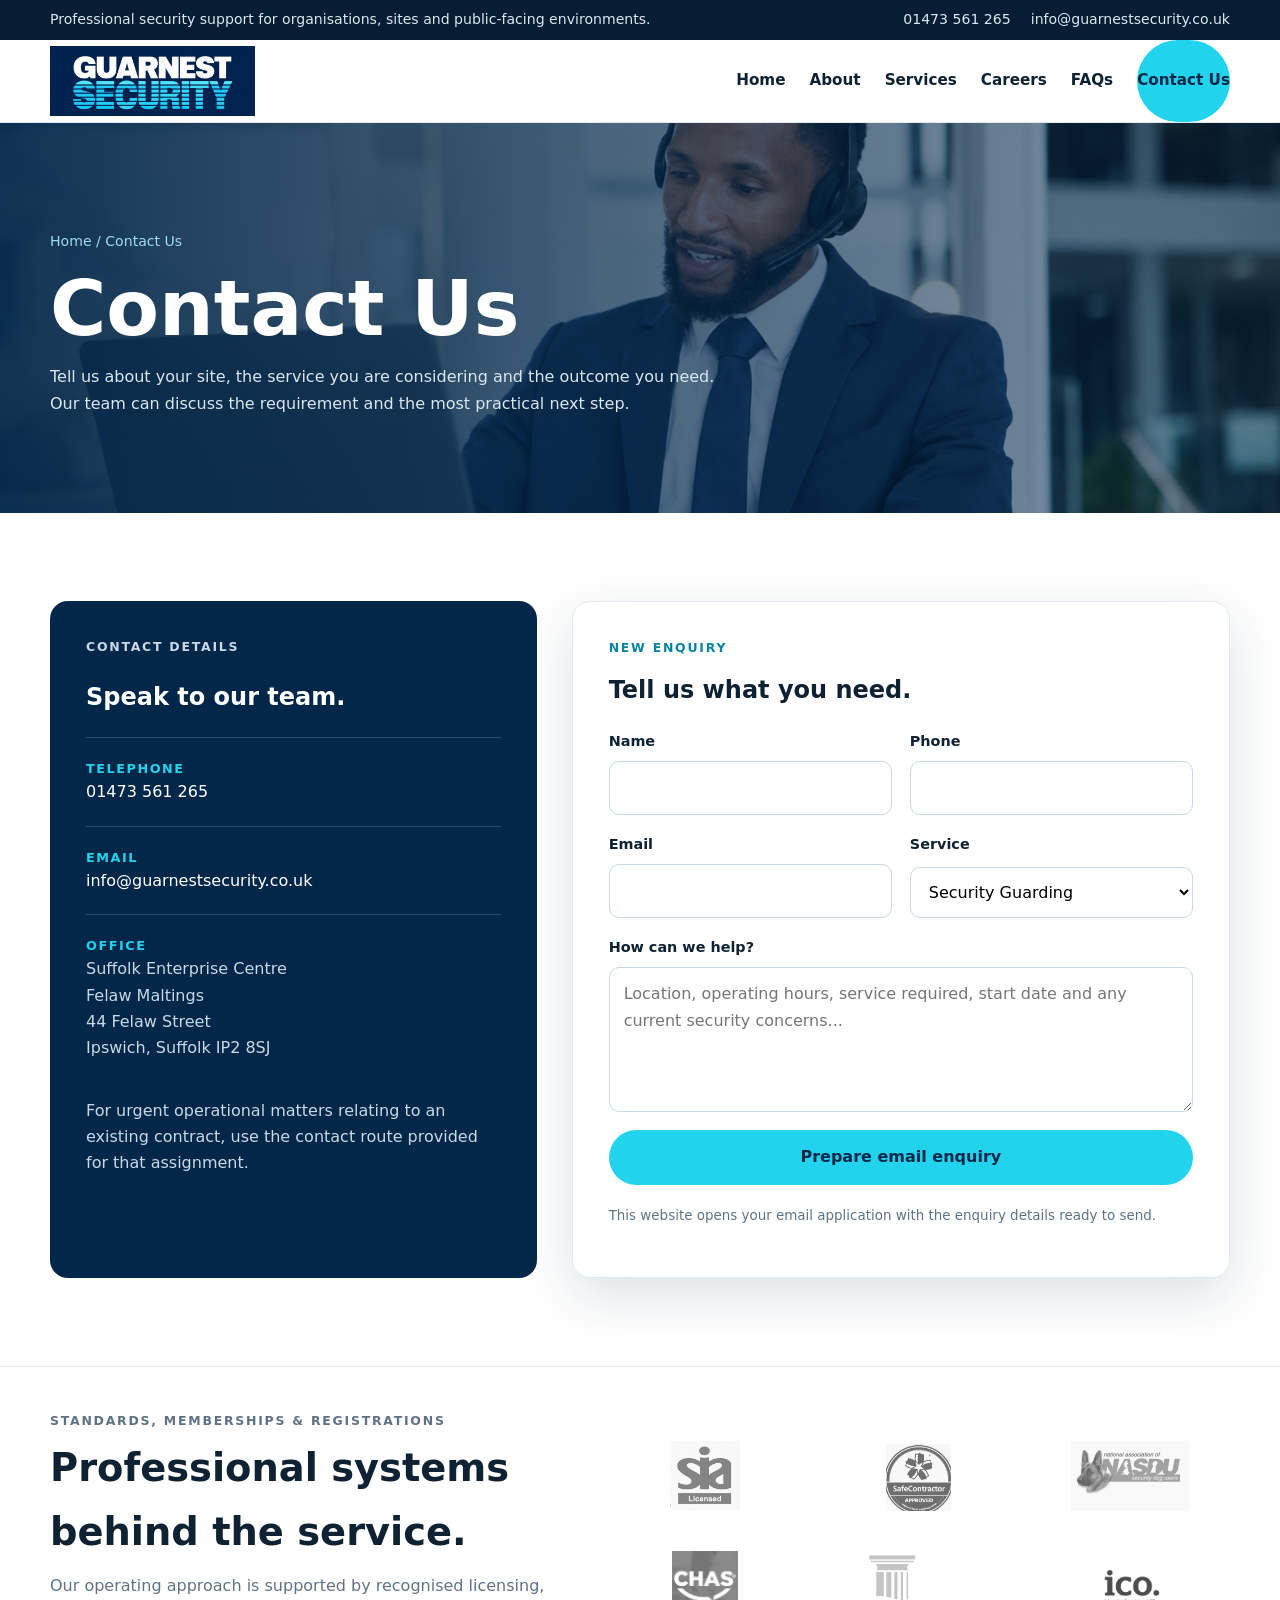
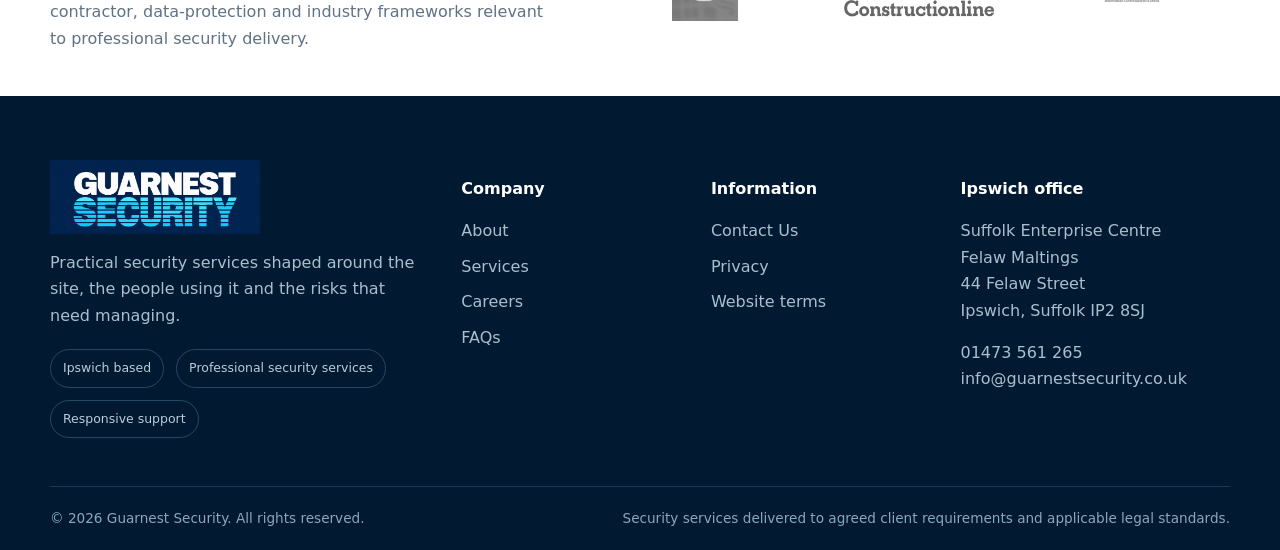
<file: contact/index.html>
<!doctype html><html lang="en-GB"><head><meta charset="utf-8"><meta name="viewport" content="width=device-width,initial-scale=1"><title>Contact Us | Guarnest Security</title><meta name="description" content="Contact Guarnest Security on 01473 561 265 or info@guarnestsecurity.co.uk to discuss professional security services."><meta name="theme-color" content="#032749"><link rel="icon" href="/favicon.svg" type="image/svg+xml"><link rel="alternate icon" href="/favicon.ico"><link rel="stylesheet" href="/assets/css/style.css"><script defer src="/assets/js/script.js"></script></head><body><a class="skip-link" href="#main">Skip to content</a><div class="topbar"><div class="container"><span class="topbar-copy">Professional security support for organisations, sites and public-facing environments.</span><div class="topbar-links"><a href="tel:01473561265">01473 561 265</a><a href="mailto:info@guarnestsecurity.co.uk">info@guarnestsecurity.co.uk</a></div></div></div>
<header class="site-header"><div class="container nav-wrap"><a class="brand" href="/" aria-label="Guarnest Security home"><img src="/images/guarnest-logo.jpg" alt="Guarnest Security"></a><button class="menu-btn" aria-label="Open menu" aria-expanded="false"><span></span><span></span><span></span></button><nav class="nav" aria-label="Primary navigation"><a href="/" class="">Home</a><a href="/about/" class="">About</a><a href="/services/" class="">Services</a><a href="/careers/" class="">Careers</a><a href="/faq/" class="">FAQs</a><a class="nav-cta" href="/contact/">Contact Us</a></nav></div></header><main id="main"><section class="page-hero contact contact-final"><div class="container"><div class="breadcrumb"><a href="/">Home</a> / Contact Us</div><h1>Contact Us</h1><p>Tell us about your site, the service you are considering and the outcome you need. Our team can discuss the requirement and the most practical next step.</p></div></section><section class="section"><div class="container contact-grid"><aside class="contact-card"><p class="eyebrow">Contact details</p><h2>Speak to our team.</h2><div class="contact-detail"><strong>Telephone</strong><a href="tel:01473561265">01473 561 265</a></div><div class="contact-detail"><strong>Email</strong><a href="mailto:info@guarnestsecurity.co.uk">info@guarnestsecurity.co.uk</a></div><div class="contact-detail"><strong>Office</strong><address>Suffolk Enterprise Centre<br>Felaw Maltings<br>44 Felaw Street<br>Ipswich, Suffolk IP2 8SJ</address></div><p>For urgent operational matters relating to an existing contract, use the contact route provided for that assignment.</p></aside><div class="form-card"><p class="eyebrow">New enquiry</p><h2 style="margin-top:0">Tell us what you need.</h2><form id="contactForm"><div class="form-grid"><div class="field"><label for="name">Name</label><input id="name" name="name" required></div><div class="field"><label for="phone">Phone</label><input id="phone" name="phone" type="tel"></div><div class="field"><label for="email">Email</label><input id="email" name="email" type="email" required></div><div class="field"><label for="service">Service</label><select id="service" name="service"><option>Security Guarding</option><option>Retail Security</option><option>Corporate Security</option><option>Construction Site Security</option><option>Mobile Patrols</option><option>Key Holding & Response</option><option>Event Security</option><option>Concierge Security</option><option>Vacant Property Security</option><option>Security Consultation</option><option>Other / Not sure</option></select></div><div class="field full"><label for="message">How can we help?</label><textarea id="message" name="message" required placeholder="Location, operating hours, service required, start date and any current security concerns..."></textarea></div><div class="field full"><button class="btn" type="submit">Prepare email enquiry</button><p class="form-note">This website opens your email application with the enquiry details ready to send.</p><div class="notice">Your email application should open with the enquiry details ready to send.</div></div></div></form></div></div></section><section class="standards-strip"><div class="container standards-inner"><div class="standards-copy"><p class="eyebrow">Standards, memberships & registrations</p><h2>Professional systems behind the service.</h2><p>Our operating approach is supported by recognised licensing, contractor, data-protection and industry frameworks relevant to professional security delivery.</p></div><div class="standards-logos standards-six"><div class="standard-logo"><img src="/images/sia-licensed.png" alt="SIA Licensed"></div><div class="standard-logo"><img src="/images/safecontractor.png" alt="SafeContractor Approved"></div><div class="standard-logo"><img src="/images/nasdu.png" alt="NASDU"></div><div class="standard-logo"><img src="/images/chas.jpg" alt="CHAS"></div><div class="standard-logo"><img src="/images/constructionline.png" alt="Constructionline"></div><div class="standard-logo"><img src="/images/ico.png" alt="Information Commissioner's Office"></div></div></div></section></main><footer class="footer"><div class="container footer-grid"><div><img class="footer-logo" src="/images/guarnest-logo.jpg" alt="Guarnest Security"><p>Practical security services shaped around the site, the people using it and the risks that need managing.</p><div class="badge-row"><span class="badge">Ipswich based</span><span class="badge">Professional security services</span><span class="badge">Responsive support</span></div></div><div><h3>Company</h3><div class="footer-links"><a href="/about/">About</a><a href="/services/">Services</a><a href="/careers/">Careers</a><a href="/faq/">FAQs</a></div></div><div><h3>Information</h3><div class="footer-links"><a href="/contact/">Contact Us</a><a href="/privacy/">Privacy</a><a href="/terms/">Website terms</a></div></div><div><h3>Ipswich office</h3><address>Suffolk Enterprise Centre<br>Felaw Maltings<br>44 Felaw Street<br>Ipswich, Suffolk IP2 8SJ</address><p><a href="tel:01473561265">01473 561 265</a><br><a href="mailto:info@guarnestsecurity.co.uk">info@guarnestsecurity.co.uk</a></p></div></div><div class="container footer-bottom"><span>© <span data-year></span> Guarnest Security. All rights reserved.</span><span>Security services delivered to agreed client requirements and applicable legal standards.</span></div></footer></body></html>
</file>
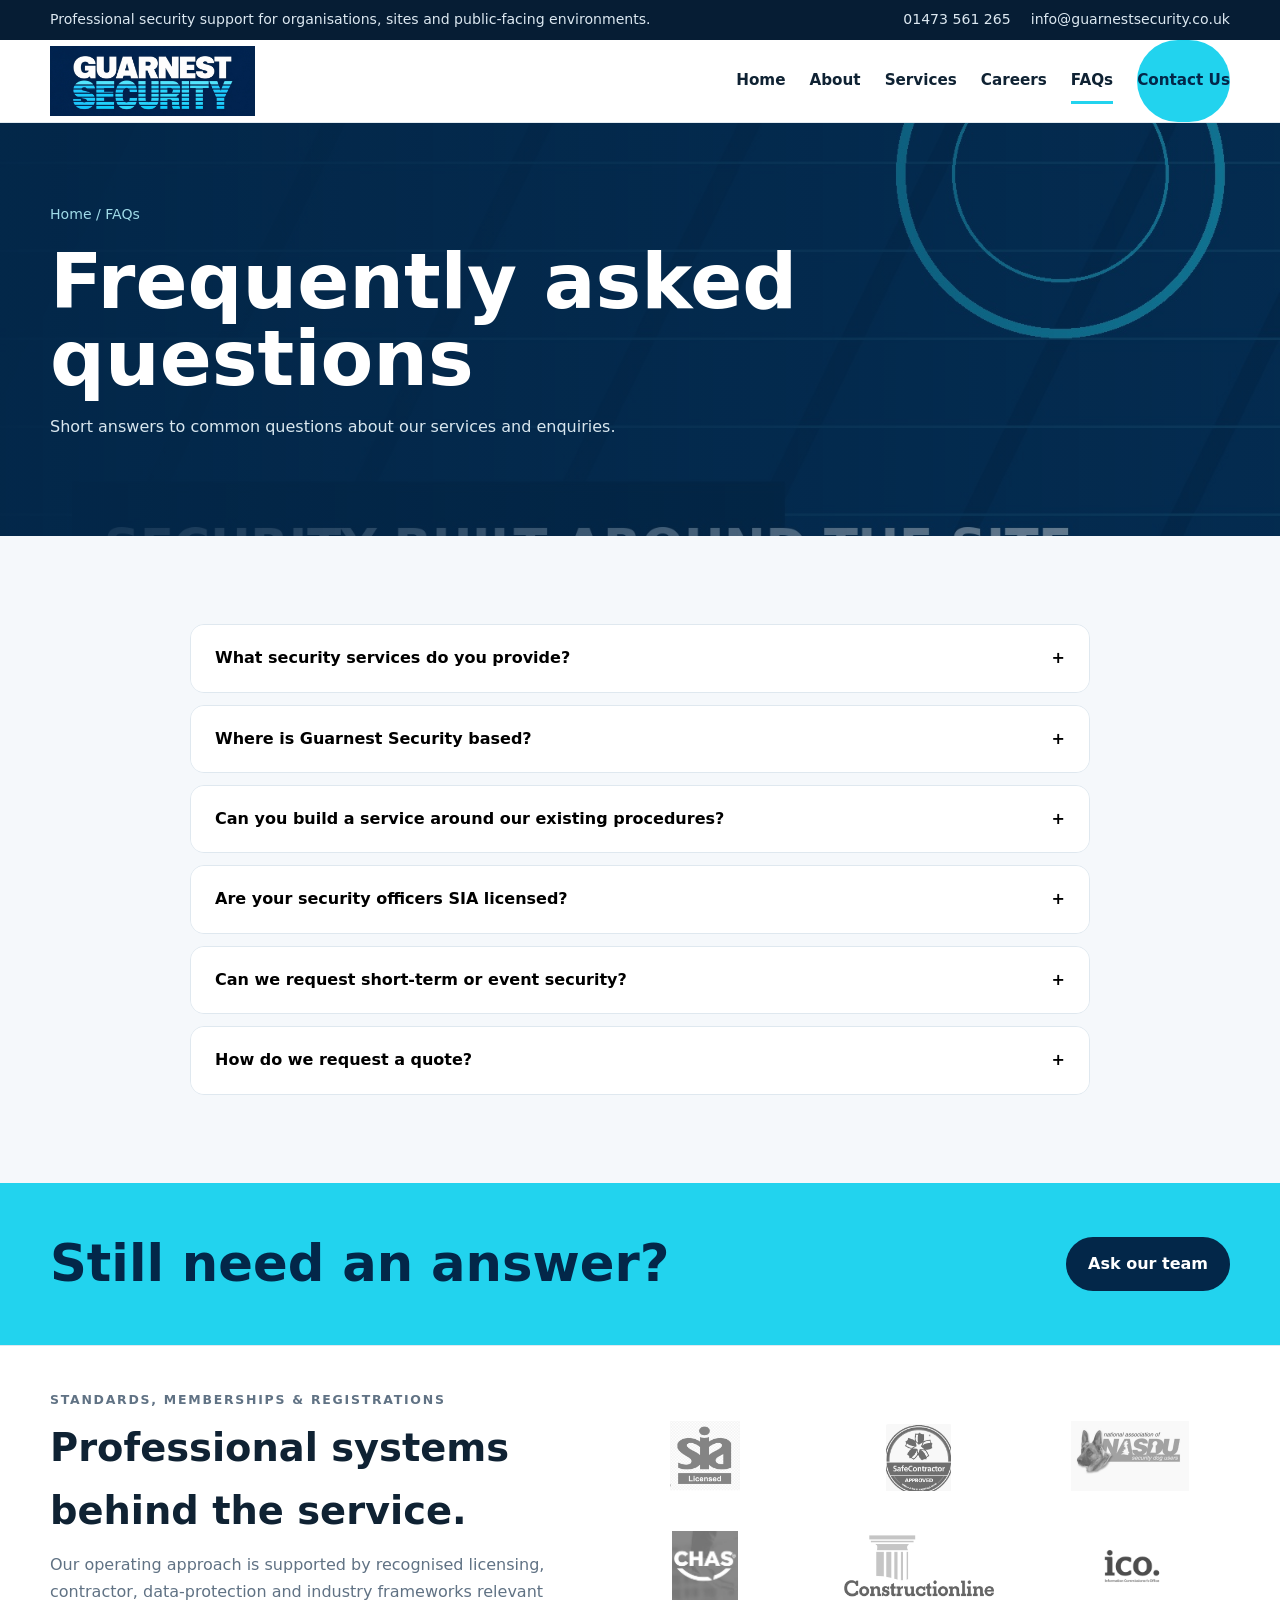
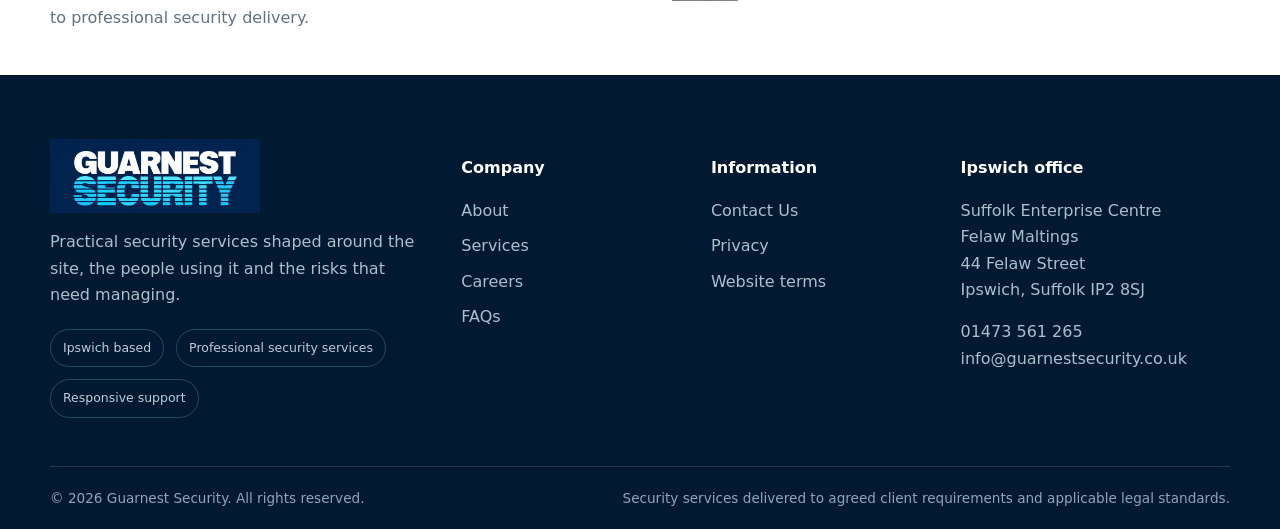
<file: faq/index.html>
<!doctype html><html lang="en-GB"><head><meta charset="utf-8"><meta name="viewport" content="width=device-width,initial-scale=1"><title>FAQs | Guarnest Security</title><meta name="description" content="Frequently asked questions about Guarnest Security services, SIA licensing requirements, quotes and service arrangements."><meta name="theme-color" content="#032749"><link rel="icon" href="/favicon.svg" type="image/svg+xml"><link rel="alternate icon" href="/favicon.ico"><link rel="stylesheet" href="/assets/css/style.css"><script defer src="/assets/js/script.js"></script></head><body><a class="skip-link" href="#main">Skip to content</a>
<div class="topbar"><div class="container"><span class="topbar-copy">Professional security support for organisations, sites and public-facing environments.</span><div class="topbar-links"><a href="tel:01473561265">01473 561 265</a><a href="mailto:info@guarnestsecurity.co.uk">info@guarnestsecurity.co.uk</a></div></div></div>
<header class="site-header"><div class="container nav-wrap"><a class="brand" href="/" aria-label="Guarnest Security home"><img src="/images/guarnest-logo.jpg" alt="Guarnest Security"></a><button class="menu-btn" aria-label="Open menu" aria-expanded="false"><span></span><span></span><span></span></button><nav class="nav" aria-label="Primary navigation"><a href="/" class="">Home</a><a href="/about/" class="">About</a><a href="/services/" class="">Services</a><a href="/careers/" class="">Careers</a><a href="/faq/" class="active">FAQs</a><a class="nav-cta" href="/contact/">Contact Us</a></nav></div></header><main id="main"><section class="page-hero"><div class="container"><div class="breadcrumb"><a href="/">Home</a> / FAQs</div><h1>Frequently asked questions</h1><p>Short answers to common questions about our services and enquiries.</p></div></section><section class="section section-soft"><div class="container" style="max-width:900px"><div class="faq"><div class="faq-item"><button class="faq-q" type="button">What security services do you provide?<span>+</span></button><div class="faq-a"><p>Our core services include security guarding, retail and corporate security, construction site security, mobile patrols, key holding and response arrangements, event security, concierge security, vacant property support and security consultation.</p></div></div><div class="faq-item"><button class="faq-q" type="button">Where is Guarnest Security based?<span>+</span></button><div class="faq-a"><p>Our office is at Suffolk Enterprise Centre, Felaw Maltings, 44 Felaw Street, Ipswich, Suffolk IP2 8SJ.</p></div></div><div class="faq-item"><button class="faq-q" type="button">Can you build a service around our existing procedures?<span>+</span></button><div class="faq-a"><p>Yes. The starting point is to understand your current arrangements, site rules, risks and reporting expectations, then agree where Guarnest personnel fit within that structure.</p></div></div><div class="faq-item"><button class="faq-q" type="button">Are your security officers SIA licensed?<span>+</span></button><div class="faq-a"><p>Where a role is legally required to be SIA licensed, personnel deployed to that role must hold the appropriate current licence.</p></div></div><div class="faq-item"><button class="faq-q" type="button">Can we request short-term or event security?<span>+</span></button><div class="faq-a"><p>Yes, subject to availability and the requirements of the assignment. Contact us with the date, location, timings, expected attendance and the duties you require.</p></div></div><div class="faq-item"><button class="faq-q" type="button">How do we request a quote?<span>+</span></button><div class="faq-a"><p>Call 01473 561 265, email info@guarnestsecurity.co.uk or use the contact page. The more information you provide about the site and service requirement, the more useful the initial discussion will be.</p></div></div></div></div></section><section class="cta-band"><div class="container cta-inner"><h2>Still need an answer?</h2><a class="btn" href="/contact/">Ask our team</a></div></section><section class="standards-strip"><div class="container standards-inner"><div class="standards-copy"><p class="eyebrow">Standards, memberships & registrations</p><h2>Professional systems behind the service.</h2><p>Our operating approach is supported by recognised licensing, contractor, data-protection and industry frameworks relevant to professional security delivery.</p></div><div class="standards-logos standards-six"><div class="standard-logo"><img src="/images/sia-licensed.png" alt="SIA Licensed"></div><div class="standard-logo"><img src="/images/safecontractor.png" alt="SafeContractor Approved"></div><div class="standard-logo"><img src="/images/nasdu.png" alt="NASDU"></div><div class="standard-logo"><img src="/images/chas.jpg" alt="CHAS"></div><div class="standard-logo"><img src="/images/constructionline.png" alt="Constructionline"></div><div class="standard-logo"><img src="/images/ico.png" alt="Information Commissioner's Office"></div></div></div></section></main><footer class="footer"><div class="container footer-grid"><div><img class="footer-logo" src="/images/guarnest-logo.jpg" alt="Guarnest Security"><p>Practical security services shaped around the site, the people using it and the risks that need managing.</p><div class="badge-row"><span class="badge">Ipswich based</span><span class="badge">Professional security services</span><span class="badge">Responsive support</span></div></div><div><h3>Company</h3><div class="footer-links"><a href="/about/">About</a><a href="/services/">Services</a><a href="/careers/">Careers</a><a href="/faq/">FAQs</a></div></div><div><h3>Information</h3><div class="footer-links"><a href="/contact/">Contact Us</a><a href="/privacy/">Privacy</a><a href="/terms/">Website terms</a></div></div><div><h3>Ipswich office</h3><address>Suffolk Enterprise Centre<br>Felaw Maltings<br>44 Felaw Street<br>Ipswich, Suffolk IP2 8SJ</address><p><a href="tel:01473561265">01473 561 265</a><br><a href="mailto:info@guarnestsecurity.co.uk">info@guarnestsecurity.co.uk</a></p></div></div><div class="container footer-bottom"><span>© <span data-year></span> Guarnest Security. All rights reserved.</span><span>Security services delivered to agreed client requirements and applicable legal standards.</span></div></footer></body></html>
</file>
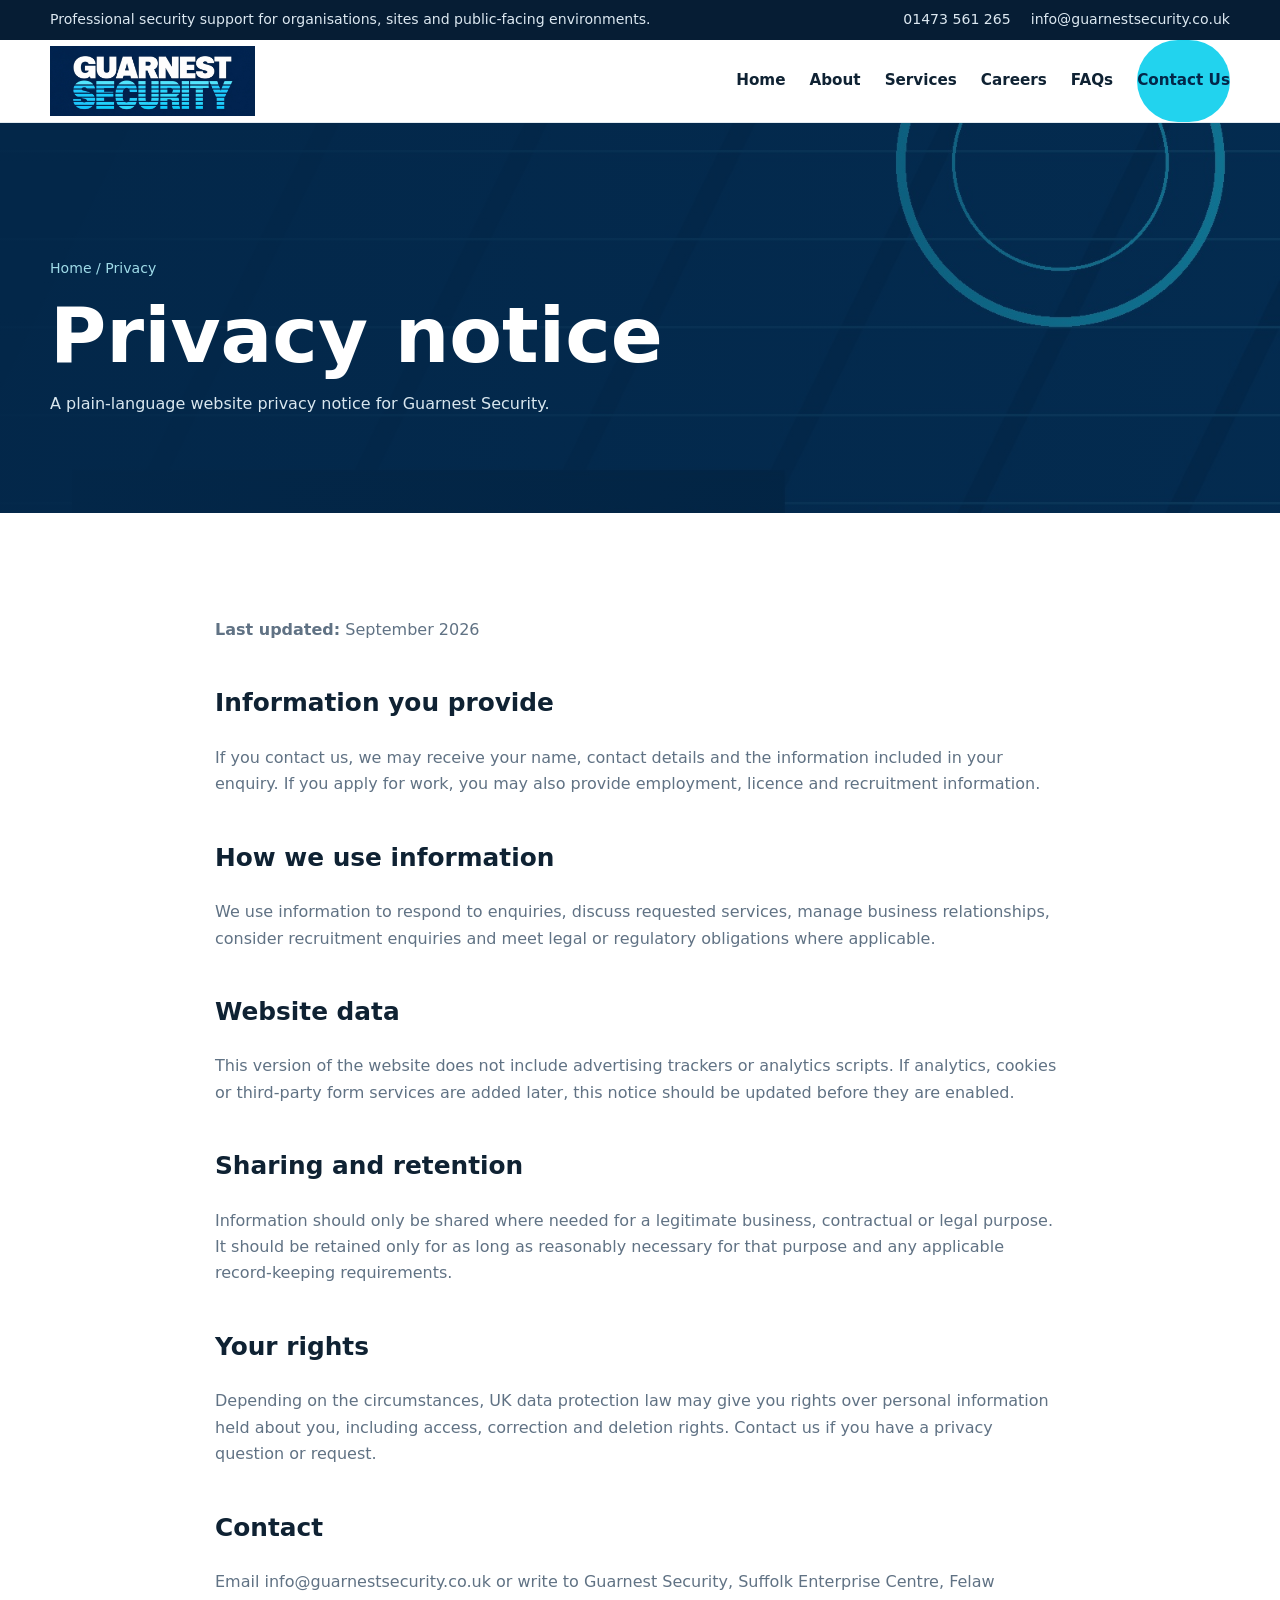
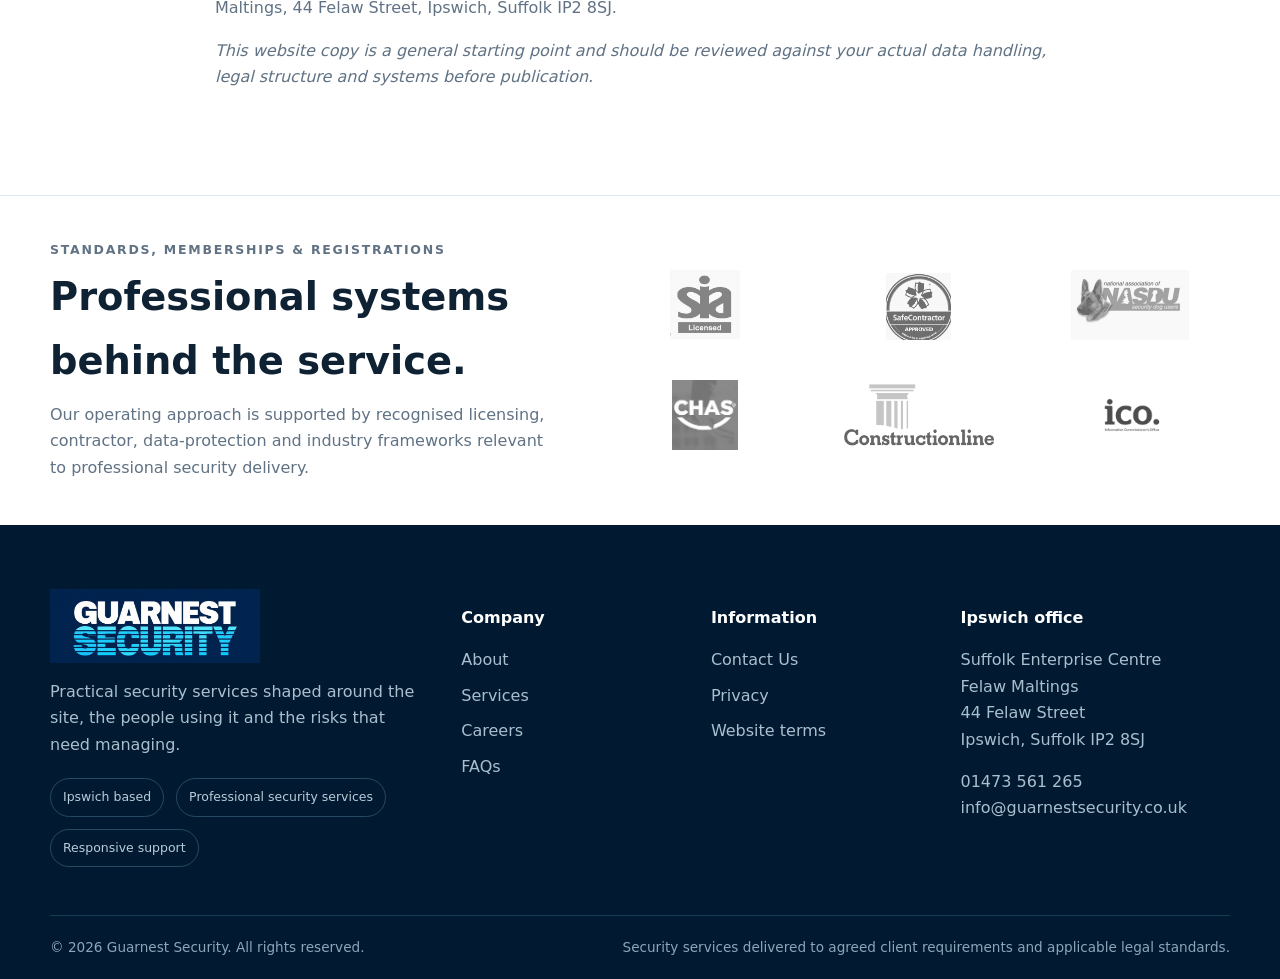
<file: privacy/index.html>
<!doctype html><html lang="en-GB"><head><meta charset="utf-8"><meta name="viewport" content="width=device-width,initial-scale=1"><title>Privacy Notice | Guarnest Security</title><meta name="description" content="Read the Guarnest Security website privacy notice."><meta name="theme-color" content="#032749"><link rel="icon" href="/favicon.svg" type="image/svg+xml"><link rel="alternate icon" href="/favicon.ico"><link rel="stylesheet" href="/assets/css/style.css"><script defer src="/assets/js/script.js"></script></head><body><a class="skip-link" href="#main">Skip to content</a>
<div class="topbar"><div class="container"><span class="topbar-copy">Professional security support for organisations, sites and public-facing environments.</span><div class="topbar-links"><a href="tel:01473561265">01473 561 265</a><a href="mailto:info@guarnestsecurity.co.uk">info@guarnestsecurity.co.uk</a></div></div></div>
<header class="site-header"><div class="container nav-wrap"><a class="brand" href="/" aria-label="Guarnest Security home"><img src="/images/guarnest-logo.jpg" alt="Guarnest Security"></a><button class="menu-btn" aria-label="Open menu" aria-expanded="false"><span></span><span></span><span></span></button><nav class="nav" aria-label="Primary navigation"><a href="/" class="">Home</a><a href="/about/" class="">About</a><a href="/services/" class="">Services</a><a href="/careers/" class="">Careers</a><a href="/faq/" class="">FAQs</a><a class="nav-cta" href="/contact/">Contact Us</a></nav></div></header><main id="main"><section class="page-hero"><div class="container"><div class="breadcrumb"><a href="/">Home</a> / Privacy</div><h1>Privacy notice</h1><p>A plain-language website privacy notice for Guarnest Security.</p></div></section><section class="section"><div class="container policy"><p><strong>Last updated:</strong> September 2026</p><h2>Information you provide</h2><p>If you contact us, we may receive your name, contact details and the information included in your enquiry. If you apply for work, you may also provide employment, licence and recruitment information.</p><h2>How we use information</h2><p>We use information to respond to enquiries, discuss requested services, manage business relationships, consider recruitment enquiries and meet legal or regulatory obligations where applicable.</p><h2>Website data</h2><p>This version of the website does not include advertising trackers or analytics scripts. If analytics, cookies or third-party form services are added later, this notice should be updated before they are enabled.</p><h2>Sharing and retention</h2><p>Information should only be shared where needed for a legitimate business, contractual or legal purpose. It should be retained only for as long as reasonably necessary for that purpose and any applicable record-keeping requirements.</p><h2>Your rights</h2><p>Depending on the circumstances, UK data protection law may give you rights over personal information held about you, including access, correction and deletion rights. Contact us if you have a privacy question or request.</p><h2>Contact</h2><p>Email <a href="mailto:info@guarnestsecurity.co.uk">info@guarnestsecurity.co.uk</a> or write to Guarnest Security, Suffolk Enterprise Centre, Felaw Maltings, 44 Felaw Street, Ipswich, Suffolk IP2 8SJ.</p><p><em>This website copy is a general starting point and should be reviewed against your actual data handling, legal structure and systems before publication.</em></p></div></section><section class="standards-strip"><div class="container standards-inner"><div class="standards-copy"><p class="eyebrow">Standards, memberships & registrations</p><h2>Professional systems behind the service.</h2><p>Our operating approach is supported by recognised licensing, contractor, data-protection and industry frameworks relevant to professional security delivery.</p></div><div class="standards-logos standards-six"><div class="standard-logo"><img src="/images/sia-licensed.png" alt="SIA Licensed"></div><div class="standard-logo"><img src="/images/safecontractor.png" alt="SafeContractor Approved"></div><div class="standard-logo"><img src="/images/nasdu.png" alt="NASDU"></div><div class="standard-logo"><img src="/images/chas.jpg" alt="CHAS"></div><div class="standard-logo"><img src="/images/constructionline.png" alt="Constructionline"></div><div class="standard-logo"><img src="/images/ico.png" alt="Information Commissioner's Office"></div></div></div></section></main><footer class="footer"><div class="container footer-grid"><div><img class="footer-logo" src="/images/guarnest-logo.jpg" alt="Guarnest Security"><p>Practical security services shaped around the site, the people using it and the risks that need managing.</p><div class="badge-row"><span class="badge">Ipswich based</span><span class="badge">Professional security services</span><span class="badge">Responsive support</span></div></div><div><h3>Company</h3><div class="footer-links"><a href="/about/">About</a><a href="/services/">Services</a><a href="/careers/">Careers</a><a href="/faq/">FAQs</a></div></div><div><h3>Information</h3><div class="footer-links"><a href="/contact/">Contact Us</a><a href="/privacy/">Privacy</a><a href="/terms/">Website terms</a></div></div><div><h3>Ipswich office</h3><address>Suffolk Enterprise Centre<br>Felaw Maltings<br>44 Felaw Street<br>Ipswich, Suffolk IP2 8SJ</address><p><a href="tel:01473561265">01473 561 265</a><br><a href="mailto:info@guarnestsecurity.co.uk">info@guarnestsecurity.co.uk</a></p></div></div><div class="container footer-bottom"><span>© <span data-year></span> Guarnest Security. All rights reserved.</span><span>Security services delivered to agreed client requirements and applicable legal standards.</span></div></footer></body></html>
</file>
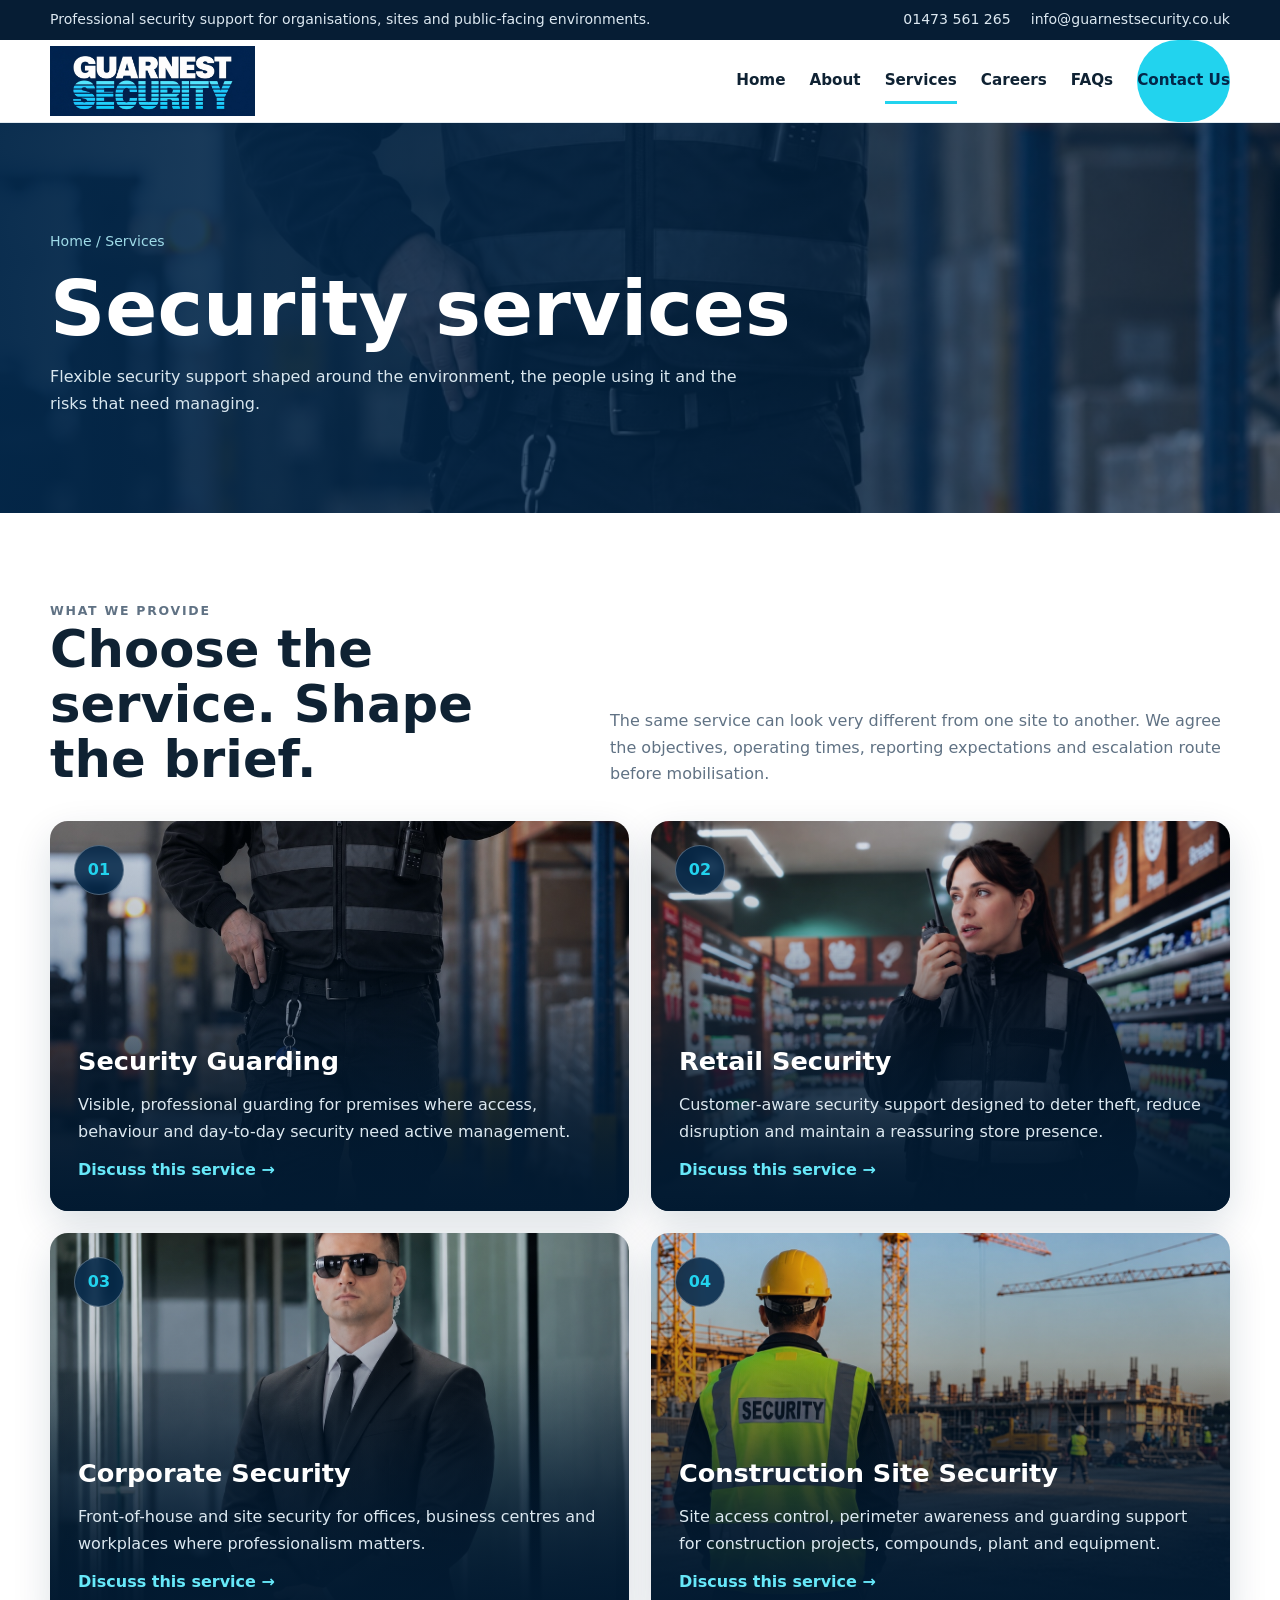
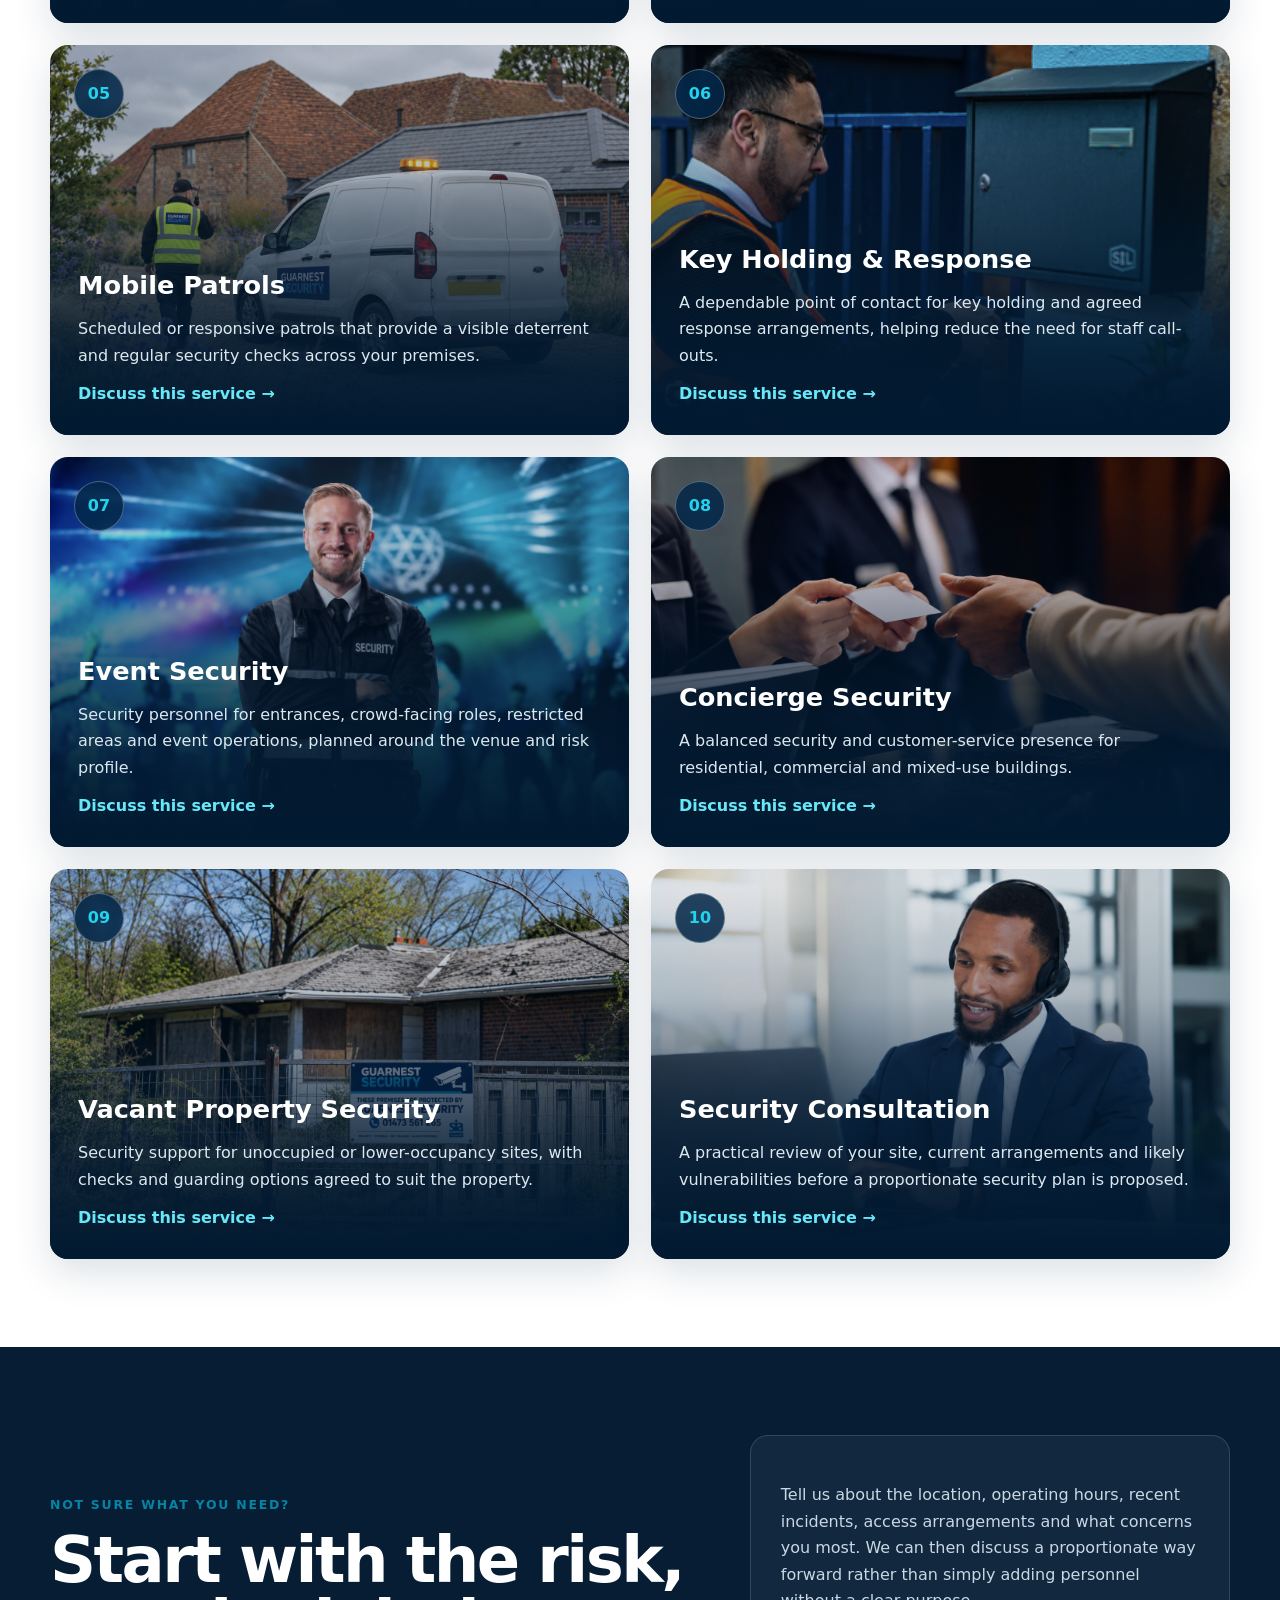
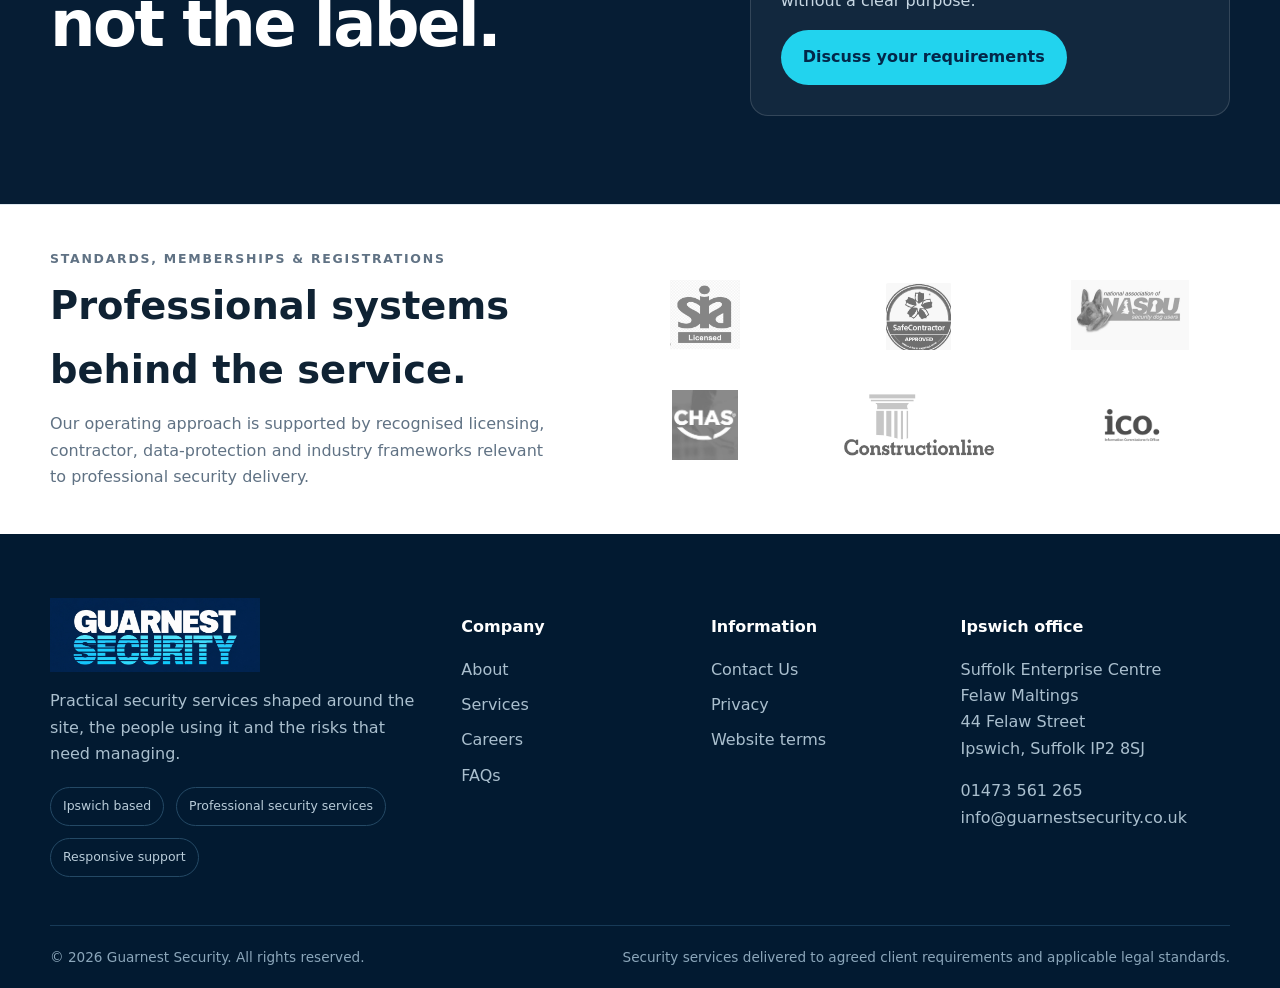
<file: services/index.html>
<!doctype html><html lang="en-GB"><head><meta charset="utf-8"><meta name="viewport" content="width=device-width,initial-scale=1"><title>Security Services | Guarnest Security</title><meta name="description" content="Explore Guarnest Security services including guarding, retail, corporate, construction, patrols, key holding, events, concierge, vacant property and consultation."><meta name="theme-color" content="#032749"><link rel="icon" href="/favicon.svg" type="image/svg+xml"><link rel="alternate icon" href="/favicon.ico"><link rel="stylesheet" href="/assets/css/style.css"><script defer src="/assets/js/script.js"></script></head><body><a class="skip-link" href="#main">Skip to content</a><div class="topbar"><div class="container"><span class="topbar-copy">Professional security support for organisations, sites and public-facing environments.</span><div class="topbar-links"><a href="tel:01473561265">01473 561 265</a><a href="mailto:info@guarnestsecurity.co.uk">info@guarnestsecurity.co.uk</a></div></div></div>
<header class="site-header"><div class="container nav-wrap"><a class="brand" href="/" aria-label="Guarnest Security home"><img src="/images/guarnest-logo.jpg" alt="Guarnest Security"></a><button class="menu-btn" aria-label="Open menu" aria-expanded="false"><span></span><span></span><span></span></button><nav class="nav" aria-label="Primary navigation"><a href="/" class="">Home</a><a href="/about/" class="">About</a><a href="/services/" class="active">Services</a><a href="/careers/" class="">Careers</a><a href="/faq/" class="">FAQs</a><a class="nav-cta" href="/contact/">Contact Us</a></nav></div></header><main id="main"><section class="page-hero services-hero"><div class="container"><div class="breadcrumb"><a href="/">Home</a> / Services</div><h1>Security services</h1><p>Flexible security support shaped around the environment, the people using it and the risks that need managing.</p></div></section><section class="section"><div class="container"><div class="section-head"><div><p class="eyebrow">What we provide</p><h2>Choose the service. Shape the brief.</h2></div><p>The same service can look very different from one site to another. We agree the objectives, operating times, reporting expectations and escalation route before mobilisation.</p></div><div class="service-tile-grid"><article class="service-tile reveal" id="security-guarding" style="--service-image:url('/images/service-security-guarding-final.jpeg')"><span class="service-no">01</span><div class="service-tile-copy"><h3>Security Guarding</h3><p>Visible, professional guarding for premises where access, behaviour and day-to-day security need active management.</p><a href="/contact/">Discuss this service →</a></div></article><article class="service-tile reveal" id="retail-security" style="--service-image:url('/images/service-retail-final.jpeg')"><span class="service-no">02</span><div class="service-tile-copy"><h3>Retail Security</h3><p>Customer-aware security support designed to deter theft, reduce disruption and maintain a reassuring store presence.</p><a href="/contact/">Discuss this service →</a></div></article><article class="service-tile reveal" id="corporate-security" style="--service-image:url('/images/service-corporate-final.jpeg')"><span class="service-no">03</span><div class="service-tile-copy"><h3>Corporate Security</h3><p>Front-of-house and site security for offices, business centres and workplaces where professionalism matters.</p><a href="/contact/">Discuss this service →</a></div></article><article class="service-tile reveal" id="construction-site-security" style="--service-image:url('/images/service-construction-final.jpeg')"><span class="service-no">04</span><div class="service-tile-copy"><h3>Construction Site Security</h3><p>Site access control, perimeter awareness and guarding support for construction projects, compounds, plant and equipment.</p><a href="/contact/">Discuss this service →</a></div></article><article class="service-tile reveal" id="mobile-patrols" style="--service-image:url('/images/service-mobile-final.jpeg')"><span class="service-no">05</span><div class="service-tile-copy"><h3>Mobile Patrols</h3><p>Scheduled or responsive patrols that provide a visible deterrent and regular security checks across your premises.</p><a href="/contact/">Discuss this service →</a></div></article><article class="service-tile reveal" id="key-holding-response" style="--service-image:url('/images/service-keyholding-final.png')"><span class="service-no">06</span><div class="service-tile-copy"><h3>Key Holding & Response</h3><p>A dependable point of contact for key holding and agreed response arrangements, helping reduce the need for staff call-outs.</p><a href="/contact/">Discuss this service →</a></div></article><article class="service-tile reveal" id="event-security" style="--service-image:url('/images/service-event-final.jpeg')"><span class="service-no">07</span><div class="service-tile-copy"><h3>Event Security</h3><p>Security personnel for entrances, crowd-facing roles, restricted areas and event operations, planned around the venue and risk profile.</p><a href="/contact/">Discuss this service →</a></div></article><article class="service-tile reveal" id="concierge-security" style="--service-image:url('/images/service-concierge-final.jpeg')"><span class="service-no">08</span><div class="service-tile-copy"><h3>Concierge Security</h3><p>A balanced security and customer-service presence for residential, commercial and mixed-use buildings.</p><a href="/contact/">Discuss this service →</a></div></article><article class="service-tile reveal" id="vacant-property-security" style="--service-image:url('/images/service-vacant-final.jpeg')"><span class="service-no">09</span><div class="service-tile-copy"><h3>Vacant Property Security</h3><p>Security support for unoccupied or lower-occupancy sites, with checks and guarding options agreed to suit the property.</p><a href="/contact/">Discuss this service →</a></div></article><article class="service-tile reveal" id="security-consultation" style="--service-image:url('/images/service-consultation-final.jpeg')"><span class="service-no">10</span><div class="service-tile-copy"><h3>Security Consultation</h3><p>A practical review of your site, current arrangements and likely vulnerabilities before a proportionate security plan is proposed.</p><a href="/contact/">Discuss this service →</a></div></article></div></div></section><section class="section section-dark"><div class="container statement"><div><p class="eyebrow">Not sure what you need?</p><h2>Start with the risk, not the label.</h2></div><div class="statement-box"><p>Tell us about the location, operating hours, recent incidents, access arrangements and what concerns you most. We can then discuss a proportionate way forward rather than simply adding personnel without a clear purpose.</p><a class="btn" href="/contact/">Discuss your requirements</a></div></div></section><section class="standards-strip"><div class="container standards-inner"><div class="standards-copy"><p class="eyebrow">Standards, memberships & registrations</p><h2>Professional systems behind the service.</h2><p>Our operating approach is supported by recognised licensing, contractor, data-protection and industry frameworks relevant to professional security delivery.</p></div><div class="standards-logos standards-six"><div class="standard-logo"><img src="/images/sia-licensed.png" alt="SIA Licensed"></div><div class="standard-logo"><img src="/images/safecontractor.png" alt="SafeContractor Approved"></div><div class="standard-logo"><img src="/images/nasdu.png" alt="NASDU"></div><div class="standard-logo"><img src="/images/chas.jpg" alt="CHAS"></div><div class="standard-logo"><img src="/images/constructionline.png" alt="Constructionline"></div><div class="standard-logo"><img src="/images/ico.png" alt="Information Commissioner's Office"></div></div></div></section></main><footer class="footer"><div class="container footer-grid"><div><img class="footer-logo" src="/images/guarnest-logo.jpg" alt="Guarnest Security"><p>Practical security services shaped around the site, the people using it and the risks that need managing.</p><div class="badge-row"><span class="badge">Ipswich based</span><span class="badge">Professional security services</span><span class="badge">Responsive support</span></div></div><div><h3>Company</h3><div class="footer-links"><a href="/about/">About</a><a href="/services/">Services</a><a href="/careers/">Careers</a><a href="/faq/">FAQs</a></div></div><div><h3>Information</h3><div class="footer-links"><a href="/contact/">Contact Us</a><a href="/privacy/">Privacy</a><a href="/terms/">Website terms</a></div></div><div><h3>Ipswich office</h3><address>Suffolk Enterprise Centre<br>Felaw Maltings<br>44 Felaw Street<br>Ipswich, Suffolk IP2 8SJ</address><p><a href="tel:01473561265">01473 561 265</a><br><a href="mailto:info@guarnestsecurity.co.uk">info@guarnestsecurity.co.uk</a></p></div></div><div class="container footer-bottom"><span>© <span data-year></span> Guarnest Security. All rights reserved.</span><span>Security services delivered to agreed client requirements and applicable legal standards.</span></div></footer></body></html>
</file>
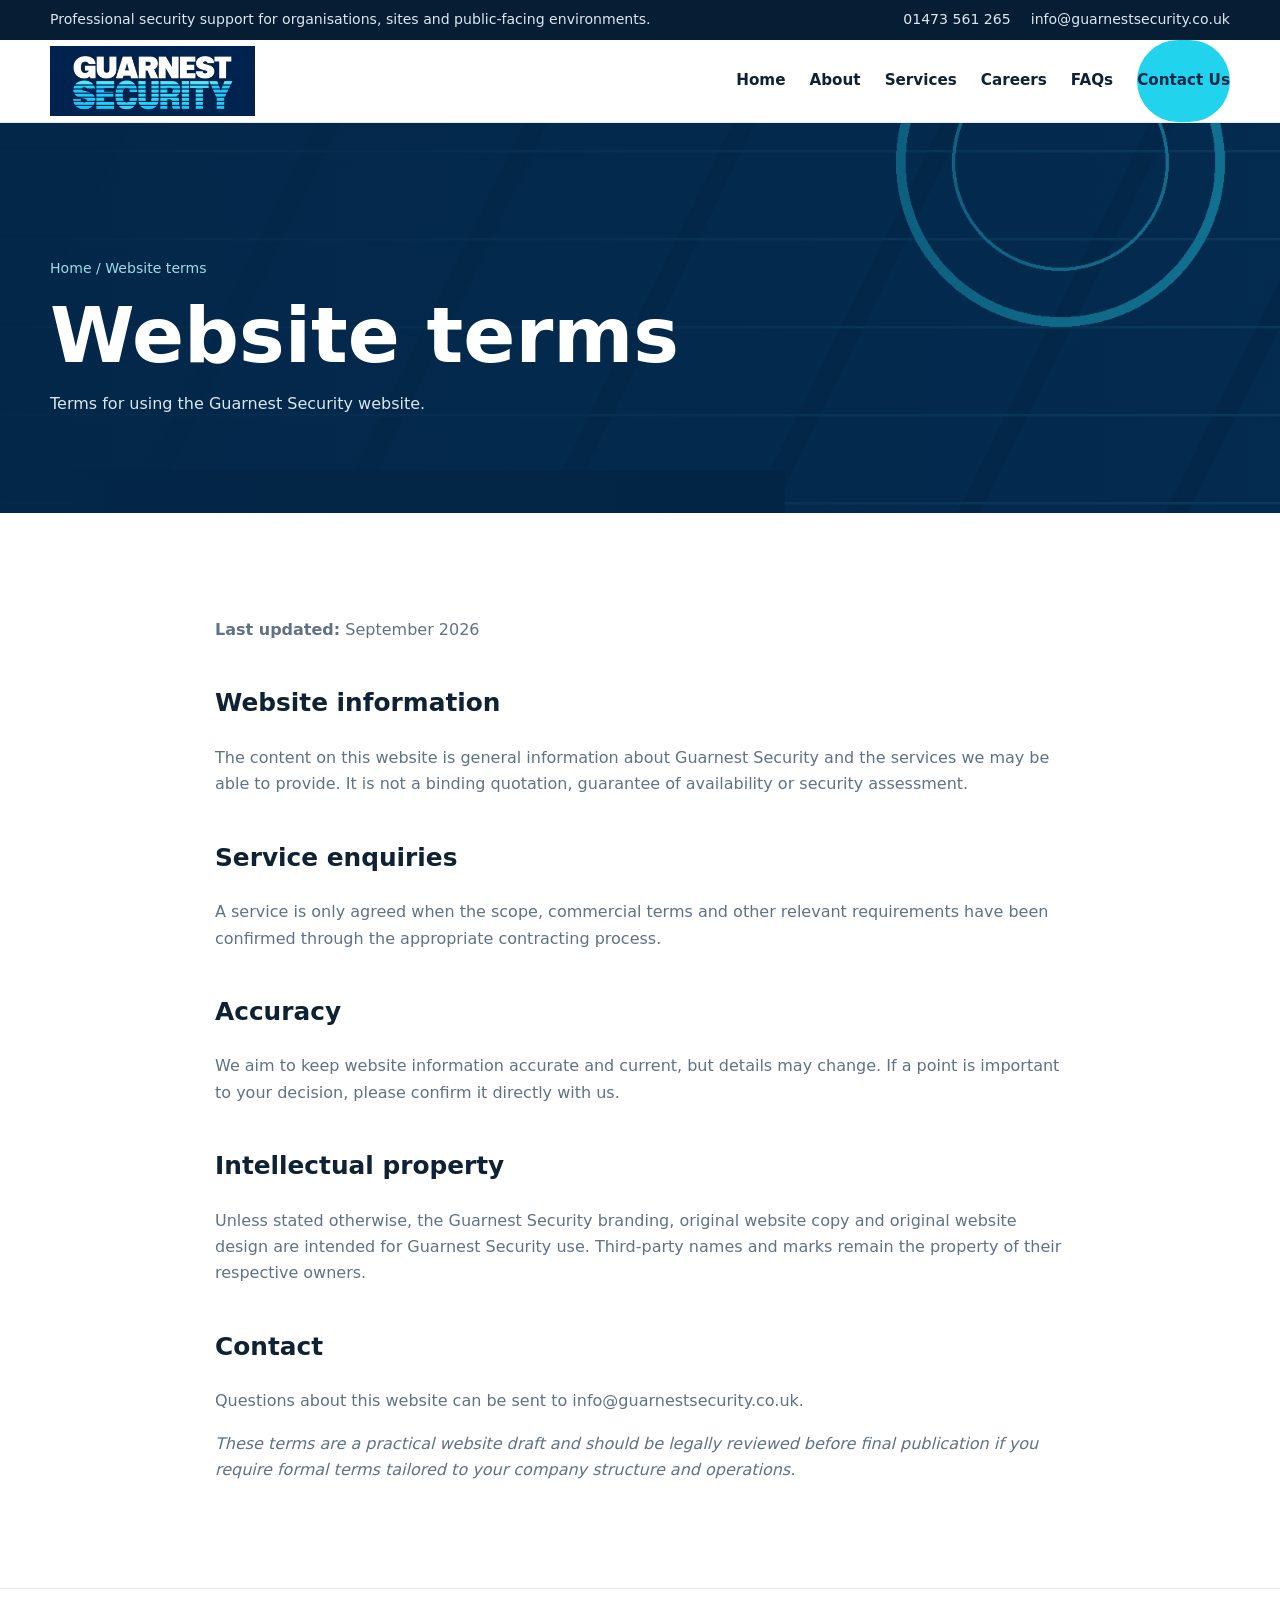
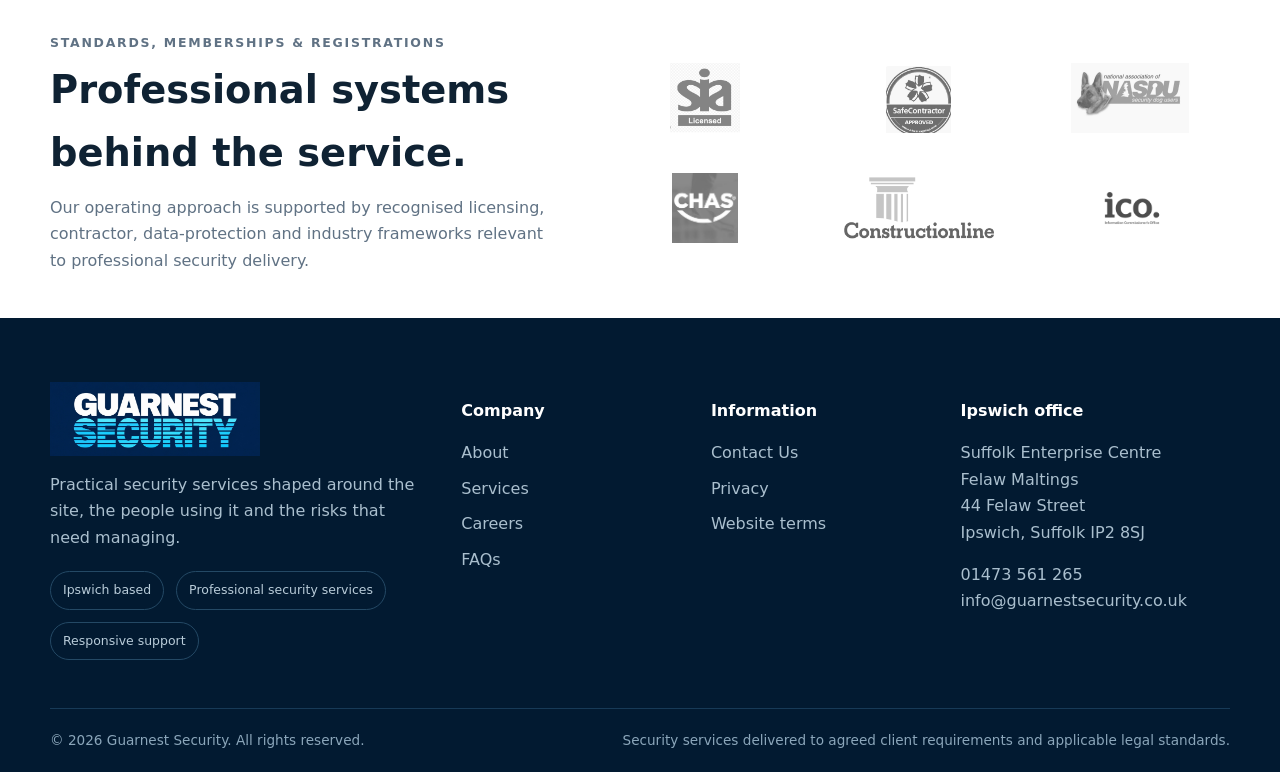
<file: terms/index.html>
<!doctype html><html lang="en-GB"><head><meta charset="utf-8"><meta name="viewport" content="width=device-width,initial-scale=1"><title>Website Terms | Guarnest Security</title><meta name="description" content="Website terms for Guarnest Security."><meta name="theme-color" content="#032749"><link rel="icon" href="/favicon.svg" type="image/svg+xml"><link rel="alternate icon" href="/favicon.ico"><link rel="stylesheet" href="/assets/css/style.css"><script defer src="/assets/js/script.js"></script></head><body><a class="skip-link" href="#main">Skip to content</a>
<div class="topbar"><div class="container"><span class="topbar-copy">Professional security support for organisations, sites and public-facing environments.</span><div class="topbar-links"><a href="tel:01473561265">01473 561 265</a><a href="mailto:info@guarnestsecurity.co.uk">info@guarnestsecurity.co.uk</a></div></div></div>
<header class="site-header"><div class="container nav-wrap"><a class="brand" href="/" aria-label="Guarnest Security home"><img src="/images/guarnest-logo.jpg" alt="Guarnest Security"></a><button class="menu-btn" aria-label="Open menu" aria-expanded="false"><span></span><span></span><span></span></button><nav class="nav" aria-label="Primary navigation"><a href="/" class="">Home</a><a href="/about/" class="">About</a><a href="/services/" class="">Services</a><a href="/careers/" class="">Careers</a><a href="/faq/" class="">FAQs</a><a class="nav-cta" href="/contact/">Contact Us</a></nav></div></header><main id="main"><section class="page-hero"><div class="container"><div class="breadcrumb"><a href="/">Home</a> / Website terms</div><h1>Website terms</h1><p>Terms for using the Guarnest Security website.</p></div></section><section class="section"><div class="container policy"><p><strong>Last updated:</strong> September 2026</p><h2>Website information</h2><p>The content on this website is general information about Guarnest Security and the services we may be able to provide. It is not a binding quotation, guarantee of availability or security assessment.</p><h2>Service enquiries</h2><p>A service is only agreed when the scope, commercial terms and other relevant requirements have been confirmed through the appropriate contracting process.</p><h2>Accuracy</h2><p>We aim to keep website information accurate and current, but details may change. If a point is important to your decision, please confirm it directly with us.</p><h2>Intellectual property</h2><p>Unless stated otherwise, the Guarnest Security branding, original website copy and original website design are intended for Guarnest Security use. Third-party names and marks remain the property of their respective owners.</p><h2>Contact</h2><p>Questions about this website can be sent to <a href="mailto:info@guarnestsecurity.co.uk">info@guarnestsecurity.co.uk</a>.</p><p><em>These terms are a practical website draft and should be legally reviewed before final publication if you require formal terms tailored to your company structure and operations.</em></p></div></section><section class="standards-strip"><div class="container standards-inner"><div class="standards-copy"><p class="eyebrow">Standards, memberships & registrations</p><h2>Professional systems behind the service.</h2><p>Our operating approach is supported by recognised licensing, contractor, data-protection and industry frameworks relevant to professional security delivery.</p></div><div class="standards-logos standards-six"><div class="standard-logo"><img src="/images/sia-licensed.png" alt="SIA Licensed"></div><div class="standard-logo"><img src="/images/safecontractor.png" alt="SafeContractor Approved"></div><div class="standard-logo"><img src="/images/nasdu.png" alt="NASDU"></div><div class="standard-logo"><img src="/images/chas.jpg" alt="CHAS"></div><div class="standard-logo"><img src="/images/constructionline.png" alt="Constructionline"></div><div class="standard-logo"><img src="/images/ico.png" alt="Information Commissioner's Office"></div></div></div></section></main><footer class="footer"><div class="container footer-grid"><div><img class="footer-logo" src="/images/guarnest-logo.jpg" alt="Guarnest Security"><p>Practical security services shaped around the site, the people using it and the risks that need managing.</p><div class="badge-row"><span class="badge">Ipswich based</span><span class="badge">Professional security services</span><span class="badge">Responsive support</span></div></div><div><h3>Company</h3><div class="footer-links"><a href="/about/">About</a><a href="/services/">Services</a><a href="/careers/">Careers</a><a href="/faq/">FAQs</a></div></div><div><h3>Information</h3><div class="footer-links"><a href="/contact/">Contact Us</a><a href="/privacy/">Privacy</a><a href="/terms/">Website terms</a></div></div><div><h3>Ipswich office</h3><address>Suffolk Enterprise Centre<br>Felaw Maltings<br>44 Felaw Street<br>Ipswich, Suffolk IP2 8SJ</address><p><a href="tel:01473561265">01473 561 265</a><br><a href="mailto:info@guarnestsecurity.co.uk">info@guarnestsecurity.co.uk</a></p></div></div><div class="container footer-bottom"><span>© <span data-year></span> Guarnest Security. All rights reserved.</span><span>Security services delivered to agreed client requirements and applicable legal standards.</span></div></footer></body></html>
</file>
<file: assets/css/style.css>
/* Guarnest Security — original static website */
:root{--navy:#032749;--navy-2:#061d34;--blue:#075985;--cyan:#22d3ee;--cyan-2:#67e8f9;--ink:#0f2233;--muted:#607284;--paper:#f5f8fb;--white:#fff;--line:#dfe8ef;--shadow:0 18px 55px rgba(4,39,73,.14);--radius:18px;--max:1180px}
*{box-sizing:border-box}html{scroll-behavior:smooth}body{margin:0;font-family:Inter,ui-sans-serif,system-ui,-apple-system,BlinkMacSystemFont,"Segoe UI",sans-serif;color:var(--ink);background:#fff;line-height:1.65}img{max-width:100%;display:block}a{color:inherit;text-decoration:none}button,input,textarea,select{font:inherit}.container{width:min(var(--max),calc(100% - 40px));margin-inline:auto}.skip-link{position:absolute;left:-9999px;top:10px;background:#fff;color:#000;padding:10px 14px;z-index:9999}.skip-link:focus{left:10px}.eyebrow{margin:0 0 12px;text-transform:uppercase;letter-spacing:.14em;font-weight:800;font-size:.78rem;color:#0784a3}.section{padding:88px 0}.section-soft{background:var(--paper)}.section-dark{background:var(--navy-2);color:#fff}.section-head{display:flex;justify-content:space-between;align-items:end;gap:30px;margin-bottom:34px}.section-head h2,.content h2{font-size:clamp(2rem,4vw,3.4rem);line-height:1.08;margin:0}.section-head p{max-width:620px;color:var(--muted);margin:0}.section-dark .section-head p{color:#bdd0df}.topbar{background:var(--navy-2);color:#dce8f1;font-size:.88rem}.topbar .container{display:flex;justify-content:space-between;align-items:center;gap:20px;min-height:40px}.topbar-links{display:flex;gap:20px;flex-wrap:wrap}.topbar a:hover{color:var(--cyan)}.site-header{position:sticky;top:0;z-index:1000;background:rgba(255,255,255,.96);backdrop-filter:blur(12px);border-bottom:1px solid rgba(223,232,239,.9)}.nav-wrap{height:82px;display:flex;align-items:center;justify-content:space-between;gap:28px}.brand img{width:205px;height:70px;object-fit:cover;object-position:center}.nav{display:flex;align-items:center;gap:24px;font-weight:700;font-size:.95rem}.nav a{position:relative;padding:28px 0}.nav a:after{content:"";position:absolute;left:0;right:100%;bottom:18px;height:3px;background:var(--cyan);transition:.2s}.nav a:hover:after,.nav a.active:after{right:0}.nav-cta,.btn{display:inline-flex;align-items:center;justify-content:center;gap:9px;background:var(--cyan);color:#032749;border:0;border-radius:999px;padding:14px 22px;font-weight:850;transition:transform .18s,box-shadow .18s,background .18s;cursor:pointer}.nav-cta:hover,.btn:hover{transform:translateY(-2px);box-shadow:0 10px 30px rgba(34,211,238,.24);background:var(--cyan-2)}.btn-outline{background:transparent;border:1px solid rgba(255,255,255,.45);color:#fff}.btn-outline:hover{background:#fff;color:var(--navy)}.menu-btn{display:none;background:transparent;border:0;padding:10px}.menu-btn span{display:block;width:26px;height:2px;background:var(--navy);margin:5px 0}.hero{position:relative;min-height:700px;display:grid;align-items:center;color:#fff;background:linear-gradient(90deg,rgba(3,39,73,.95) 0%,rgba(3,39,73,.83) 48%,rgba(3,39,73,.25) 100%),url('../../images/mobile-patrol-clean.png') center/cover no-repeat;overflow:hidden}.hero:after{content:"";position:absolute;right:-140px;bottom:-240px;width:520px;height:520px;border:80px solid rgba(34,211,238,.12);border-radius:50%}.hero-copy{position:relative;z-index:2;max-width:760px;padding:90px 0}.hero h1{font-size:clamp(3rem,7vw,6.1rem);line-height:.94;letter-spacing:-.045em;margin:0 0 24px;text-transform:uppercase}.hero h1 span{color:var(--cyan)}.hero p{font-size:1.13rem;max-width:670px;color:#d7e5ee}.hero-actions{display:flex;gap:14px;flex-wrap:wrap;margin-top:30px}.trust-strip{background:#fff;border-bottom:1px solid var(--line)}.trust-grid{display:grid;grid-template-columns:repeat(4,1fr)}.trust-item{padding:24px;border-right:1px solid var(--line)}.trust-item:last-child{border:0}.trust-item strong{display:block;font-size:1.04rem;color:var(--navy)}.trust-item span{color:var(--muted);font-size:.9rem}.split{display:grid;grid-template-columns:1fr 1fr;gap:64px;align-items:center}.media-card{position:relative}.media-card img{width:100%;border-radius:var(--radius);min-height:520px;object-fit:cover;box-shadow:var(--shadow)}.media-badge{position:absolute;left:-26px;bottom:32px;background:var(--cyan);color:var(--navy);padding:18px 22px;border-radius:14px;font-weight:900;box-shadow:var(--shadow)}.content h2{margin-bottom:20px}.content p{color:var(--muted)}.ticks{list-style:none;padding:0;margin:24px 0;display:grid;gap:12px}.ticks li{position:relative;padding-left:34px;font-weight:700}.ticks li:before{content:"✓";position:absolute;left:0;top:0;width:23px;height:23px;border-radius:50%;display:grid;place-items:center;background:#d9f7fb;color:#05647a;font-size:.8rem}.cards{display:grid;grid-template-columns:repeat(3,1fr);gap:20px}.card{border:1px solid var(--line);border-radius:var(--radius);background:#fff;padding:28px;min-height:280px;position:relative;overflow:hidden;transition:.2s}.card:hover{transform:translateY(-5px);box-shadow:var(--shadow);border-color:#b8eaf2}.card .num{font-size:.76rem;color:#0784a3;font-weight:900;letter-spacing:.14em}.card h3{font-size:1.35rem;line-height:1.2;margin:45px 0 12px}.card p{color:var(--muted);font-size:.96rem}.card-link{display:inline-flex;gap:8px;font-weight:850;color:var(--navy);margin-top:10px}.card-link:hover{color:#0784a3}.card:after{content:"";position:absolute;right:-55px;top:-55px;width:120px;height:120px;border-radius:50%;border:18px solid #eafcff}.sector-grid{display:grid;grid-template-columns:repeat(4,1fr);gap:16px}.sector{padding:24px;background:#0b3356;border:1px solid #1b4d73;border-radius:14px;min-height:180px}.sector .icon{font-size:2rem;color:var(--cyan);margin-bottom:28px}.sector h3{margin:0 0 8px}.sector p{color:#b7cada;margin:0;font-size:.92rem}.statement{display:grid;grid-template-columns:1.15fr .85fr;gap:50px;align-items:center}.statement h2{font-size:clamp(2.3rem,5vw,4.5rem);line-height:1;letter-spacing:-.04em;margin:0}.statement-box{padding:30px;border:1px solid rgba(255,255,255,.14);border-radius:var(--radius);background:rgba(255,255,255,.05)}.statement-box p{color:#c8d8e4}.stats{display:grid;grid-template-columns:repeat(3,1fr);gap:18px;margin-top:28px}.stat{padding:22px;background:#fff;border-radius:14px;border:1px solid var(--line)}.stat strong{display:block;font-size:1.5rem;color:var(--navy)}.stat span{color:var(--muted);font-size:.9rem}.cta-band{padding:54px 0;background:var(--cyan);color:var(--navy)}.cta-inner{display:flex;justify-content:space-between;align-items:center;gap:30px}.cta-inner h2{font-size:clamp(2rem,4vw,3.2rem);line-height:1.05;margin:0}.cta-inner .btn{background:var(--navy);color:#fff}.page-hero{min-height:390px;color:#fff;display:grid;align-items:end;padding:80px 0;background:linear-gradient(90deg,rgba(3,39,73,.96),rgba(3,39,73,.55)),url('../../images/services-security.jpg') center/cover}.page-hero.about{background-image:linear-gradient(90deg,rgba(3,39,73,.96),rgba(3,39,73,.55)),url('../../images/about-security.jpg')}.page-hero.sectors{background-image:linear-gradient(90deg,rgba(3,39,73,.96),rgba(3,39,73,.55)),url('../../images/sectors-security.jpg')}.page-hero.careers{background-image:linear-gradient(90deg,rgba(3,39,73,.96),rgba(3,39,73,.55)),url('../../images/careers-security.jpg')}.page-hero.contact{background-image:linear-gradient(90deg,rgba(3,39,73,.96),rgba(3,39,73,.55)),url('../../images/contact-security.jpg')}.page-hero h1{font-size:clamp(3rem,6vw,5rem);line-height:1;margin:0 0 14px}.page-hero p{max-width:690px;color:#d9e7ef}.breadcrumb{font-size:.88rem;color:#9fdbe8;margin-bottom:18px}.service-list{display:grid;gap:16px}.service-row{display:grid;grid-template-columns:70px 1fr auto;align-items:center;gap:22px;padding:24px;border-bottom:1px solid var(--line)}.service-row .service-no{font-weight:900;color:#0995b2}.service-row h3{margin:0 0 6px}.service-row p{margin:0;color:var(--muted)}.service-row a{font-weight:850;color:var(--navy)}.faq{display:grid;gap:12px}.faq-item{border:1px solid var(--line);border-radius:14px;background:#fff;overflow:hidden}.faq-q{width:100%;border:0;background:#fff;padding:20px 24px;text-align:left;font-weight:850;display:flex;justify-content:space-between;cursor:pointer}.faq-a{display:none;padding:0 24px 22px;color:var(--muted)}.faq-item.open .faq-a{display:block}.faq-item.open .faq-q span{transform:rotate(45deg)}.contact-grid{display:grid;grid-template-columns:.85fr 1.15fr;gap:35px}.contact-card{background:var(--navy);color:#fff;padding:36px;border-radius:var(--radius)}.contact-card p,.contact-card address{color:#c8d9e5;font-style:normal}.contact-detail{border-top:1px solid rgba(255,255,255,.16);padding:20px 0}.contact-detail strong{display:block;color:var(--cyan);font-size:.8rem;text-transform:uppercase;letter-spacing:.12em}.form-card{border:1px solid var(--line);padding:36px;border-radius:var(--radius);box-shadow:var(--shadow)}.form-grid{display:grid;grid-template-columns:1fr 1fr;gap:18px}.field{display:grid;gap:7px}.field.full{grid-column:1/-1}.field label{font-weight:800;font-size:.9rem}.field input,.field textarea,.field select{width:100%;border:1px solid #cad8e2;border-radius:10px;padding:13px 14px;background:#fff}.field textarea{min-height:145px;resize:vertical}.form-note{font-size:.84rem;color:var(--muted)}.notice{display:none;margin-top:14px;padding:12px 14px;background:#e8fbfe;color:#075267;border-radius:10px}.notice.show{display:block}.policy{max-width:850px}.policy h2{font-size:1.55rem;margin-top:40px}.policy p,.policy li{color:var(--muted)}.footer{background:#021a31;color:#d8e5ee;padding:64px 0 0}.footer-grid{display:grid;grid-template-columns:1.4fr .8fr .8fr 1fr;gap:34px}.footer-logo{width:210px;height:74px;object-fit:cover}.footer p,.footer a,.footer address{color:#aabfce;font-style:normal}.footer a:hover{color:var(--cyan)}.footer h3{color:#fff;font-size:1rem}.footer-links{display:grid;gap:9px}.footer-bottom{margin-top:48px;border-top:1px solid #173a57;padding:20px 0;display:flex;justify-content:space-between;gap:20px;font-size:.85rem;color:#8ba6ba}.badge-row{display:flex;gap:12px;flex-wrap:wrap;margin-top:20px}.badge{border:1px solid #244965;border-radius:999px;padding:8px 12px;font-size:.78rem;color:#b9ccd9}.reveal{opacity:0;transform:translateY(18px);transition:.55s}.reveal.visible{opacity:1;transform:none}@media(max-width:960px){.topbar .container{justify-content:center}.topbar .topbar-copy{display:none}.menu-btn{display:block}.nav{position:absolute;left:0;right:0;top:82px;background:#fff;display:none;flex-direction:column;align-items:stretch;padding:16px 24px 26px;border-bottom:1px solid var(--line);box-shadow:var(--shadow)}.nav.open{display:flex}.nav a{padding:10px 0}.nav a:after{display:none}.nav-cta{margin-top:6px}.hero{min-height:620px}.split,.statement,.contact-grid{grid-template-columns:1fr}.cards{grid-template-columns:repeat(2,1fr)}.sector-grid{grid-template-columns:repeat(2,1fr)}.trust-grid{grid-template-columns:repeat(2,1fr)}.trust-item:nth-child(2){border-right:0}.footer-grid{grid-template-columns:1fr 1fr}.media-badge{left:20px}.service-row{grid-template-columns:55px 1fr}.service-row>a{grid-column:2}.cta-inner{align-items:flex-start;flex-direction:column}}@media(max-width:620px){.container{width:min(var(--max),calc(100% - 28px))}.section{padding:64px 0}.topbar-links{gap:12px;font-size:.78rem}.brand img{width:170px;height:60px}.nav-wrap{height:72px}.nav{top:72px}.hero{min-height:590px}.hero-copy{padding:70px 0}.hero h1{font-size:3.1rem}.cards,.sector-grid,.stats,.footer-grid,.form-grid{grid-template-columns:1fr}.trust-grid{grid-template-columns:1fr}.trust-item{border-right:0;border-bottom:1px solid var(--line)}.section-head{display:block}.section-head p{margin-top:14px}.page-hero{min-height:330px}.page-hero h1{font-size:3rem}.footer-bottom{display:block}.footer-bottom span{display:block;margin-top:8px}.service-row{grid-template-columns:42px 1fr;gap:12px}.contact-card,.form-card{padding:26px}}

/* Home page image refresh */
.hero{
  background:
    linear-gradient(90deg,rgba(3,39,73,.98) 0%,rgba(3,39,73,.93) 42%,rgba(3,39,73,.48) 68%,rgba(3,39,73,.08) 100%),
    url('../../images/home-hero-guard.png') right center/auto 100% no-repeat,
    #082e50;
}
.hero:before{
  content:"";
  position:absolute;
  inset:0;
  background:linear-gradient(180deg,rgba(3,39,73,.03),rgba(3,39,73,.18));
  pointer-events:none;
}
.hero-copy{max-width:720px}
.media-card img{object-position:center center}

.service-image-cards .service-card{
  min-height:370px;
  padding:0;
  border:0;
  background-image:linear-gradient(180deg,rgba(2,26,49,.08) 0%,rgba(2,26,49,.28) 42%,rgba(2,26,49,.95) 100%),var(--card-image);
  background-size:cover;
  background-position:center;
  color:#fff;
  display:flex;
  flex-direction:column;
  justify-content:space-between;
  box-shadow:0 12px 34px rgba(3,39,73,.12);
}
.service-image-cards .service-card:after{display:none}
.service-image-cards .service-card .num{
  position:relative;
  z-index:1;
  display:inline-flex;
  align-items:center;
  justify-content:center;
  width:48px;
  height:48px;
  margin:22px;
  border-radius:50%;
  background:rgba(3,39,73,.86);
  color:#66daf0;
  border:1px solid rgba(255,255,255,.3);
  backdrop-filter:blur(5px);
}
.service-image-cards .card-copy{
  position:relative;
  z-index:1;
  padding:70px 26px 26px;
  background:linear-gradient(180deg,transparent,rgba(2,26,49,.96));
}
.service-image-cards .card h3{margin:0 0 10px;color:#fff;font-size:1.5rem}
.service-image-cards .card p{color:#dce8f0;margin:0 0 12px}
.service-image-cards .card-link{color:#62d9ef}
.service-image-cards .card:hover{transform:translateY(-5px);box-shadow:0 18px 42px rgba(3,39,73,.22)}

@media(max-width:960px){
  .hero{background-position:72% center;background-size:auto 100%}
}
@media(max-width:620px){
  .hero{
    background:
      linear-gradient(90deg,rgba(3,39,73,.96),rgba(3,39,73,.80)),
      url('../../images/home-hero-guard.png') 66% center/cover no-repeat;
  }
  .service-image-cards .service-card{min-height:340px}
}

/* Final image and standards refinements */
.hero{background-position:center center}.hero-copy{max-width:720px}.hero:before{content:"";position:absolute;inset:0;background:linear-gradient(90deg,rgba(2,26,49,.92) 0%,rgba(2,26,49,.72) 48%,rgba(2,26,49,.20) 100%);z-index:1}.hero-copy{position:relative;z-index:2}
.standards-strip{padding:44px 0;background:#f4f8fb;border-top:1px solid var(--line)}.standards-inner{display:grid;grid-template-columns:1.15fr .85fr;gap:48px;align-items:center}.standards-copy h2{font-size:clamp(1.7rem,3vw,2.5rem);margin:5px 0 10px}.standards-copy p{color:var(--muted);margin:0}.standards-logos{display:flex;justify-content:flex-end;align-items:center;gap:18px;flex-wrap:wrap}.standard-logo{height:86px;min-width:110px;max-width:155px;background:#fff;border:1px solid var(--line);border-radius:12px;padding:10px;display:flex;align-items:center;justify-content:center}.standard-logo img{max-width:100%;max-height:66px;object-fit:contain}.visual-service-list .service-row-image{position:relative;min-height:220px;color:#fff;border:0;border-radius:16px;overflow:hidden;padding:32px;background:linear-gradient(90deg,rgba(2,26,49,.93),rgba(2,26,49,.56)),var(--service-image) center/cover no-repeat;margin-bottom:16px}.visual-service-list .service-row-image h3,.visual-service-list .service-row-image a{color:#fff}.visual-service-list .service-row-image p{color:#dce8f0}.visual-service-list .service-row-image .service-no{color:var(--cyan)}
@media(max-width:960px){.standards-inner{grid-template-columns:1fr}.standards-logos{justify-content:flex-start}}@media(max-width:620px){.standards-logos{gap:10px}.standard-logo{height:72px;min-width:90px;max-width:120px}.visual-service-list .service-row-image{min-height:250px}}


/* September 2026 final content and image refresh */
.hero-final{
  min-height:720px;
  background:linear-gradient(90deg,rgba(2,26,49,.88) 0%,rgba(2,26,49,.72) 47%,rgba(2,26,49,.18) 100%),url('../../images/home-hero-final.jpeg') center/cover no-repeat;
}
.hero-final:before{background:linear-gradient(90deg,rgba(2,26,49,.78) 0%,rgba(2,26,49,.58) 48%,rgba(2,26,49,.08) 100%)}
.hero-final:after{display:none}.hero-final .hero-copy{max-width:760px}
.hero-final .hero-copy>.eyebrow{color:#dff8ff}.hero-final .hero-copy>p:not(.eyebrow){text-shadow:0 1px 8px rgba(0,0,0,.32)}
.page-hero.about{background-image:linear-gradient(90deg,rgba(3,39,73,.94),rgba(3,39,73,.45)),url('../../images/about-top.jpeg');background-position:center 50%}
.page-hero.services-hero{background-image:linear-gradient(90deg,rgba(3,39,73,.96),rgba(3,39,73,.58)),url('../../images/service-security-guarding-final.jpeg');background-position:center 40%}
.page-hero.careers-final{min-height:480px;background-image:linear-gradient(90deg,rgba(3,39,73,.91),rgba(3,39,73,.30)),url('../../images/career-final.jpeg');background-position:center center}
.page-hero.contact-final{background-image:linear-gradient(90deg,rgba(3,39,73,.94),rgba(3,39,73,.44)),url('../../images/contact-final.jpeg');background-position:center 38%}
.service-tile-grid{display:grid;grid-template-columns:repeat(2,1fr);gap:22px}
.service-tile{position:relative;min-height:390px;border-radius:18px;overflow:hidden;color:#fff;display:flex;flex-direction:column;justify-content:space-between;padding:24px;background-image:linear-gradient(180deg,rgba(2,26,49,.12) 5%,rgba(2,26,49,.38) 48%,rgba(2,26,49,.96) 100%),var(--service-image);background-size:cover;background-position:center;box-shadow:0 14px 38px rgba(3,39,73,.14);transition:transform .2s,box-shadow .2s}
.service-tile:hover{transform:translateY(-5px);box-shadow:0 20px 48px rgba(3,39,73,.22)}
.service-tile .service-no{width:50px;height:50px;border-radius:50%;display:grid;place-items:center;background:rgba(3,39,73,.86);color:var(--cyan);font-weight:900;border:1px solid rgba(255,255,255,.28);backdrop-filter:blur(5px)}
.service-tile-copy{margin:-24px;padding:90px 28px 28px;background:linear-gradient(180deg,transparent,rgba(2,26,49,.98))}.service-tile h3{font-size:1.6rem;margin:0 0 10px}.service-tile p{margin:0 0 12px;color:#dce8f0}.service-tile a{font-weight:850;color:#67e8f9}
.career-intro{display:grid;grid-template-columns:1.1fr .9fr;gap:64px;align-items:start}.career-points{display:grid;gap:14px}.career-points>div{padding:22px;border:1px solid var(--line);border-radius:14px;background:#fff;box-shadow:0 8px 24px rgba(4,39,73,.06)}.career-points strong{display:block;color:var(--navy);font-size:1.04rem}.career-points span{display:block;color:var(--muted);margin-top:4px}
.process-grid{display:grid;grid-template-columns:repeat(4,1fr);gap:18px}.process-step{padding:26px;border:1px solid var(--line);border-radius:16px;background:#fff}.process-step strong{display:block;color:#0b8da9;letter-spacing:.12em;font-size:.82rem}.process-step h3{margin:28px 0 8px;font-size:1.25rem}.process-step p{margin:0;color:var(--muted)}
.standards-strip{background:#fff}.standards-inner{grid-template-columns:.9fr 1.1fr}.standards-logos.standards-six{display:grid;grid-template-columns:repeat(3,1fr);gap:18px;justify-content:stretch}.standard-logo{height:92px;min-width:0;max-width:none;background:transparent;border:0;border-radius:0;padding:8px}.standard-logo img{max-height:70px;filter:grayscale(1);opacity:.72;mix-blend-mode:multiply}.standard-logo:hover img{filter:grayscale(.4);opacity:.9}
.about-feature-cards .card{min-height:300px}
@media(max-width:960px){.service-tile-grid{grid-template-columns:1fr}.career-intro{grid-template-columns:1fr}.process-grid{grid-template-columns:repeat(2,1fr)}.standards-logos.standards-six{grid-template-columns:repeat(3,1fr)}.hero-final{background-position:62% center}.hero-final:before{background:linear-gradient(90deg,rgba(2,26,49,.90),rgba(2,26,49,.67),rgba(2,26,49,.25))}}
@media(max-width:620px){.hero-final{background:linear-gradient(90deg,rgba(2,26,49,.94),rgba(2,26,49,.78)),url('../../images/home-hero-final.jpeg') 62% center/cover no-repeat;min-height:650px}.hero-final:before{display:none}.service-tile{min-height:330px}.process-grid{grid-template-columns:1fr}.standards-logos.standards-six{grid-template-columns:repeat(2,1fr)}.standard-logo{height:74px}.career-intro{gap:34px}}
</file>
